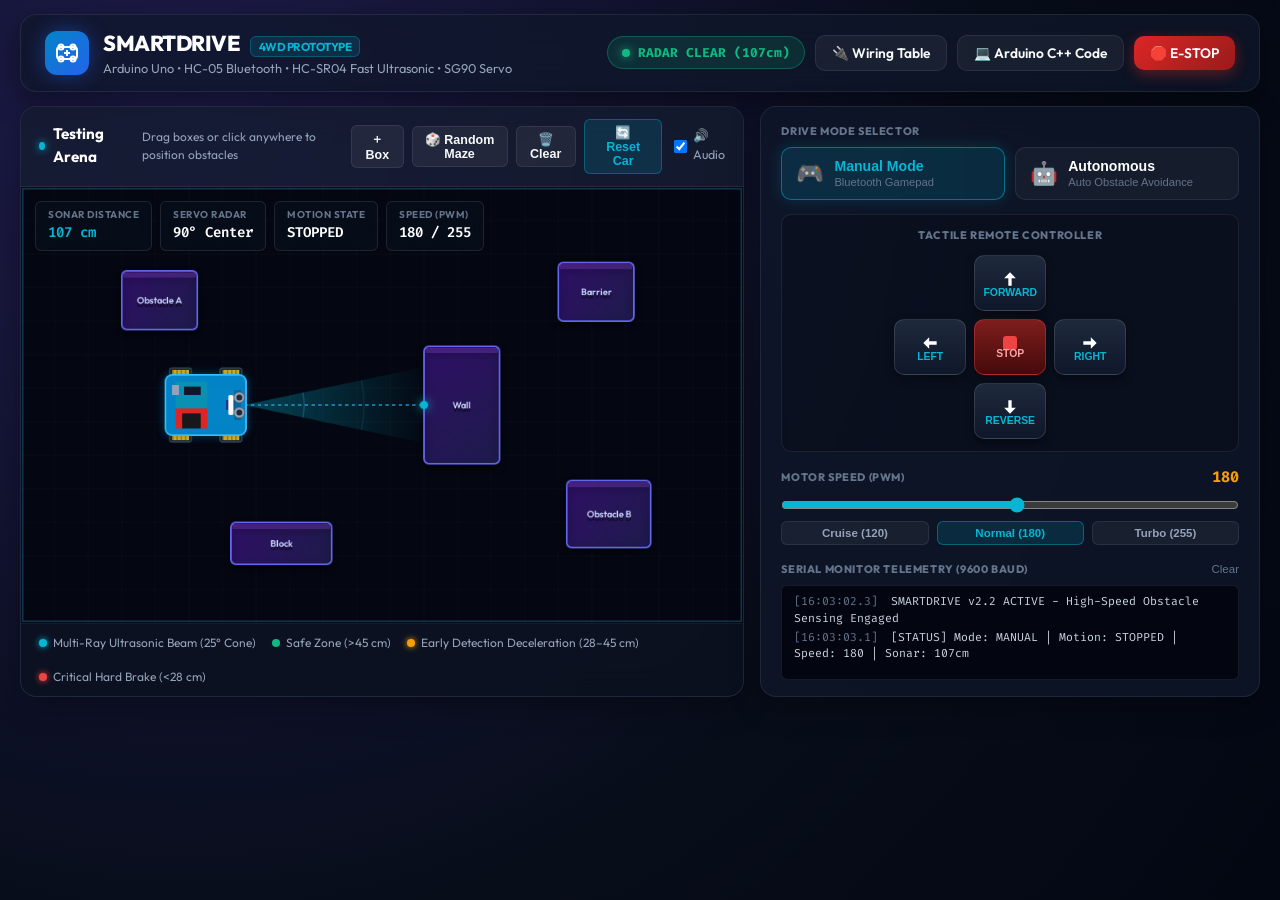
<file: index.html>
<!DOCTYPE html>
<html lang="en">
<head>
  <meta charset="UTF-8">
  <meta name="viewport" content="width=device-width, initial-scale=1.0">
  <title>SMARTDRIVE - Autonomous 4WD Robot Car Simulator</title>
  <link rel="preconnect" href="https://fonts.googleapis.com">
  <link rel="preconnect" href="https://fonts.gstatic.com" crossorigin>
  <link href="https://fonts.googleapis.com/css2?family=Fira+Code:wght@500;600&family=Outfit:wght@400;500;600;700;800&display=swap" rel="stylesheet">
  <link rel="stylesheet" href="style.css">
</head>
<body>
  <div class="cockpit-container">
    
    <!-- TOP HEADER BAR -->
    <header class="cockpit-header">
      <div class="brand-group">
        <div class="brand-icon">
          <svg viewBox="0 0 24 24" fill="none" stroke="currentColor" stroke-width="2">
            <rect x="2" y="6" width="20" height="12" rx="3"></rect>
            <circle cx="6" cy="18" r="2.5"></circle>
            <circle cx="18" cy="18" r="2.5"></circle>
            <circle cx="6" cy="6" r="2.5"></circle>
            <circle cx="18" cy="6" r="2.5"></circle>
            <path d="M12 9v6m-3-3h6"></path>
          </svg>
        </div>
        <div>
          <h1 class="brand-title">SMARTDRIVE <span>4WD PROTOTYPE</span></h1>
          <p class="brand-meta">Arduino Uno • HC-05 Bluetooth • HC-SR04 Fast Ultrasonic • SG90 Servo</p>
        </div>
      </div>

      <!-- Quick Action Badges & Info Modals -->
      <div class="header-actions">
        <div class="status-pill safe" id="radarPill">
          <span class="pulse-dot"></span>
          <span id="radarPillText">RADAR: CLEAR (>50cm)</span>
        </div>
        <button class="nav-btn outline" id="btnOpenWiring">🔌 Wiring Table</button>
        <button class="nav-btn outline" id="btnOpenCode">💻 Arduino C++ Code</button>
        <button class="nav-btn emergency" id="btnEmergencyStop">🛑 E-STOP</button>
      </div>
    </header>

    <!-- MAIN COCKPIT GRID -->
    <main class="cockpit-grid">
      
      <!-- LEFT: ROBOTICS ARENA & HUD -->
      <section class="arena-section glass-card">
        <div class="section-toolbar">
          <div class="toolbar-title">
            <span class="indicator-led"></span>
            <strong>Testing Arena</strong>
            <small>Drag boxes or click anywhere to position obstacles</small>
          </div>
          <div class="toolbar-btns">
            <button class="pill-btn" id="btnAddBox">＋ Box</button>
            <button class="pill-btn" id="btnRandomMaze">🎲 Random Maze</button>
            <button class="pill-btn" id="btnClearObs">🗑️ Clear</button>
            <button class="pill-btn highlight" id="btnResetCar">🔄 Reset Car</button>
            <label class="audio-switch" title="Toggle Sound">
              <input type="checkbox" id="chkSound" checked>
              <span>🔊 Audio</span>
            </label>
          </div>
        </div>

        <div class="canvas-viewport">
          <canvas id="arenaCanvas" width="860" height="520"></canvas>
          
          <!-- Modern Floating Telemetry HUD -->
          <div class="hud-overlay">
            <div class="hud-badge">
              <span class="hud-label">SONAR DISTANCE</span>
              <span class="hud-value highlight" id="hudDistance">-- cm</span>
            </div>
            <div class="hud-badge">
              <span class="hud-label">SERVO RADAR</span>
              <span class="hud-value" id="hudServoAngle">90° Center</span>
            </div>
            <div class="hud-badge">
              <span class="hud-label">MOTION STATE</span>
              <span class="hud-value" id="hudMotion">STOPPED</span>
            </div>
            <div class="hud-badge">
              <span class="hud-label">SPEED (PWM)</span>
              <span class="hud-value" id="hudPwm">180 / 255</span>
            </div>
          </div>
        </div>

        <div class="arena-footer">
          <div class="legend-chip"><span class="chip-dot cyan"></span> Multi-Ray Ultrasonic Beam (25° Cone)</div>
          <div class="legend-chip"><span class="chip-dot green"></span> Safe Zone (&gt;45 cm)</div>
          <div class="legend-chip"><span class="chip-dot amber"></span> Early Detection Deceleration (28–45 cm)</div>
          <div class="legend-chip"><span class="chip-dot red"></span> Critical Hard Brake (&lt;28 cm)</div>
        </div>
      </section>

      <!-- RIGHT: CONTROLLER & SENSING TELEMETRY -->
      <aside class="control-section glass-card">
        
        <!-- Mode Switcher -->
        <div class="control-group">
          <span class="group-label">DRIVE MODE SELECTOR</span>
          <div class="mode-toggle-grid">
            <button class="mode-btn active" id="btnModeManual" data-cmd="M">
              <span class="mode-icon">🎮</span>
              <div>
                <strong>Manual Mode</strong>
                <small>Bluetooth Gamepad</small>
              </div>
            </button>
            <button class="mode-btn" id="btnModeAuto" data-cmd="A">
              <span class="mode-icon">🤖</span>
              <div>
                <strong>Autonomous</strong>
                <small>Auto Obstacle Avoidance</small>
              </div>
            </button>
          </div>
        </div>

        <!-- Directional Gamepad -->
        <div class="control-group gamepad-group">
          <span class="group-label">TACTILE REMOTE CONTROLLER</span>
          <div class="gamepad-grid">
            <div></div>
            <button class="pad-btn up" id="padF" data-cmd="F" title="Forward (W / Up)">
              <svg viewBox="0 0 24 24"><path d="M12 4l-7 7h5v9h4v-9h5z"/></svg>
              <span>FORWARD</span>
            </button>
            <div></div>

            <button class="pad-btn left" id="padL" data-cmd="L" title="Left (A / Left)">
              <svg viewBox="0 0 24 24"><path d="M4 12l7-7v5h9v4h-9v5z"/></svg>
              <span>LEFT</span>
            </button>
            <button class="pad-btn stop" id="padS" data-cmd="S" title="Stop (Space / S)">
              <div class="stop-glyph"></div>
              <span>STOP</span>
            </button>
            <button class="pad-btn right" id="padR" data-cmd="R" title="Right (D / Right)">
              <svg viewBox="0 0 24 24"><path d="M20 12l-7-7v5H4v4h9v5z"/></svg>
              <span>RIGHT</span>
            </button>

            <div></div>
            <button class="pad-btn down" id="padB" data-cmd="B" title="Backward (S / Down)">
              <svg viewBox="0 0 24 24"><path d="M12 20l7-7h-5V4h-4v9H5z"/></svg>
              <span>REVERSE</span>
            </button>
            <div></div>
          </div>
        </div>

        <!-- Speed Modulation -->
        <div class="control-group">
          <div class="slider-header">
            <span class="group-label">MOTOR SPEED (PWM)</span>
            <span class="speed-number" id="speedNum">180</span>
          </div>
          <input type="range" min="100" max="255" value="180" id="speedSlider" class="tech-slider">
          <div class="preset-row">
            <button class="preset-chip" data-speed="120">Cruise (120)</button>
            <button class="preset-chip active" data-speed="180">Normal (180)</button>
            <button class="preset-chip" data-speed="255">Turbo (255)</button>
          </div>
        </div>

        <!-- Live Diagnostics Log -->
        <div class="control-group log-group">
          <div class="log-header">
            <span class="group-label">SERIAL MONITOR TELEMETRY (9600 BAUD)</span>
            <button class="clear-btn" id="btnClearLog">Clear</button>
          </div>
          <div class="log-stream" id="logStream"></div>
        </div>

      </aside>
    </main>

    <!-- MODAL: CIRCUIT & WIRING TABLE -->
    <div class="modal-backdrop" id="modalWiring">
      <div class="modal-box">
        <div class="modal-header">
          <h3>⚡ Pin-by-Pin Hardware Wiring Specification</h3>
          <button class="close-btn" id="btnCloseWiring">✕</button>
        </div>
        <div class="modal-body">
          <table class="clean-table">
            <thead>
              <tr>
                <th>Component</th>
                <th>Pin</th>
                <th>Arduino Uno Pin</th>
                <th>Color</th>
                <th>Engineering Purpose</th>
              </tr>
            </thead>
            <tbody>
              <tr><td>L298N Driver</td><td><strong>ENA</strong></td><td><strong>D5</strong> (PWM)</td><td>Blue</td><td>Speed PWM (Left Motors). Remove black jumper.</td></tr>
              <tr><td>L298N Driver</td><td><strong>IN1</strong></td><td><strong>D4</strong></td><td>Yellow</td><td>Left Motors forward phase.</td></tr>
              <tr><td>L298N Driver</td><td><strong>IN2</strong></td><td><strong>D7</strong></td><td>Orange</td><td>Left Motors reverse phase.</td></tr>
              <tr><td>L298N Driver</td><td><strong>IN3</strong></td><td><strong>D8</strong></td><td>Green</td><td>Right Motors forward phase.</td></tr>
              <tr><td>L298N Driver</td><td><strong>IN4</strong></td><td><strong>D12</strong></td><td>Purple</td><td>Right Motors reverse phase.</td></tr>
              <tr><td>L298N Driver</td><td><strong>ENB</strong></td><td><strong>D6</strong> (PWM)</td><td>White</td><td>Speed PWM (Right Motors). Remove black jumper.</td></tr>
              <tr><td>L298N Driver</td><td><strong>+12V</strong></td><td><strong>Battery (+)</strong></td><td>Red</td><td>Connect to 7.4V (2x 18650) switch output.</td></tr>
              <tr><td>L298N Driver</td><td><strong>GND</strong></td><td><strong>Battery (-) & GND</strong></td><td>Black</td><td><strong>CRITICAL: Common Ground!</strong></td></tr>
              <tr><td>HC-05 Bluetooth</td><td><strong>VCC / GND</strong></td><td><strong>5V / GND</strong></td><td>Red / Black</td><td>Core Bluetooth power.</td></tr>
              <tr><td>HC-05 Bluetooth</td><td><strong>TXD</strong></td><td><strong>D2</strong> (RX)</td><td>Green</td><td>3.3V TX safely accepted by Arduino 5V input.</td></tr>
              <tr><td>HC-05 Bluetooth</td><td><strong>RXD</strong></td><td><strong>D3 via Divider</strong></td><td>Orange</td><td><strong>1kΩ / 2kΩ Divider:</strong> Converts 5V down to safe 3.3V.</td></tr>
              <tr><td>HC-SR04 Sensor</td><td><strong>TRIG</strong></td><td><strong>A0</strong></td><td>Yellow</td><td>10µs ultrasonic burst trigger output.</td></tr>
              <tr><td>HC-SR04 Sensor</td><td><strong>ECHO</strong></td><td><strong>A1</strong></td><td>Cyan</td><td>Echo travel duration input.</td></tr>
              <tr><td>SG90 Servo</td><td><strong>Signal</strong></td><td><strong>D9</strong> (PWM)</td><td>Orange</td><td>50Hz PWM position sweep signal.</td></tr>
            </tbody>
          </table>
        </div>
      </div>
    </div>

    <!-- MODAL: ARDUINO C++ CODE -->
    <div class="modal-backdrop" id="modalCode">
      <div class="modal-box">
        <div class="modal-header">
          <div>
            <h3>💻 SMARTDRIVE.ino Production Firmware</h3>
            <span class="modal-subtitle">Ready to upload via Arduino IDE</span>
          </div>
          <div class="modal-header-actions">
            <button class="copy-code-btn" id="btnCopyCode">📋 Copy Full Code</button>
            <button class="close-btn" id="btnCloseCode">✕</button>
          </div>
        </div>
        <div class="modal-body">
          <pre class="code-block"><code id="codeViewer"></code></pre>
        </div>
      </div>
    </div>

  </div>

  <script src="arduino_source.js"></script>
  <script src="simulator.js"></script>
  <script src="firmware_sim.js"></script>
  <script src="app.js"></script>
</body>
</html>
</file>
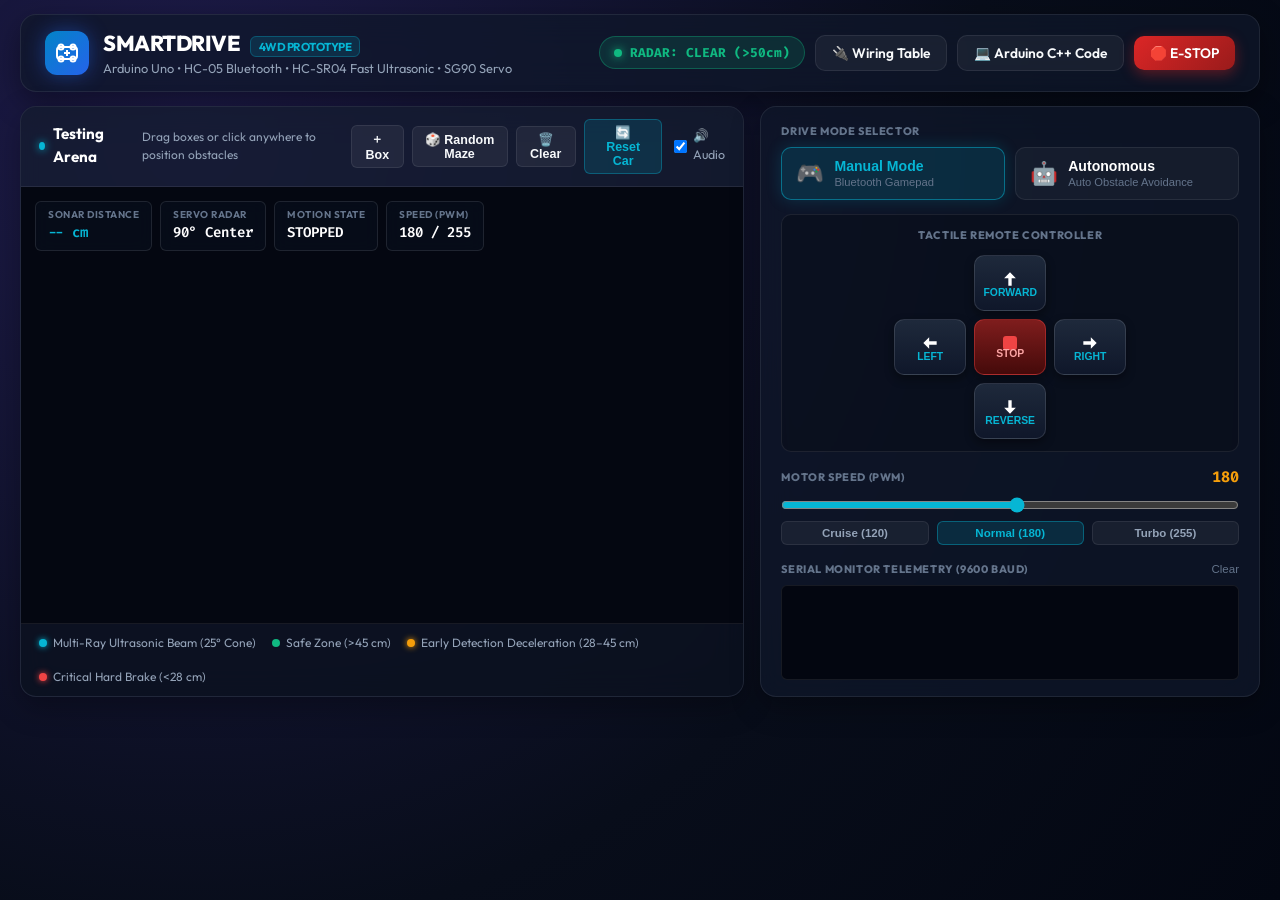
<file: smartdrive_portable.html>
<!DOCTYPE html>
<html lang="en">
<head>
  <meta charset="UTF-8">
  <meta name="viewport" content="width=device-width, initial-scale=1.0">
  <title>SMARTDRIVE - Autonomous 4WD Robot Car Simulator</title>
  <link rel="preconnect" href="https://fonts.googleapis.com">
  <link rel="preconnect" href="https://fonts.gstatic.com" crossorigin>
  <link href="https://fonts.googleapis.com/css2?family=Fira+Code:wght@500;600&family=Outfit:wght@400;500;600;700;800&display=swap" rel="stylesheet">
  <style>
/* ==============================================================================
   SMARTDRIVE ROBOTICS COCKPIT - STREAMLINED MODERN DESIGN SYSTEM
   ============================================================================== */

:root {
  --bg-deep: #080d1a;
  --bg-card: rgba(15, 23, 42, 0.75);
  --border-card: rgba(255, 255, 255, 0.08);
  --border-cyan: rgba(6, 182, 212, 0.35);

  --text-main: #f8fafc;
  --text-muted: #94a3b8;
  --text-dim: #64748b;

  --cyan: #06b6d4;
  --sky: #38bdf8;
  --blue: #3b82f6;
  --green: #10b981;
  --amber: #f59e0b;
  --red: #ef4444;
  --purple: #8b5cf6;

  --font-sans: 'Outfit', sans-serif;
  --font-mono: 'Fira Code', monospace;
  --radius-lg: 16px;
  --radius-md: 10px;
  --radius-sm: 6px;
}

* {
  box-sizing: border-box;
  margin: 0;
  padding: 0;
}

body {
  font-family: var(--font-sans);
  background: radial-gradient(circle at 15% 15%, #1e1b4b 0%, #080d1a 60%, #030712 100%);
  color: var(--text-main);
  min-height: 100vh;
  line-height: 1.5;
  overflow-x: hidden;
}

.cockpit-container {
  max-width: 1520px;
  margin: 0 auto;
  padding: 14px 20px;
  display: flex;
  flex-direction: column;
  gap: 14px;
}

/* TOP HEADER */
.cockpit-header {
  display: flex;
  justify-content: space-between;
  align-items: center;
  background: var(--bg-card);
  backdrop-filter: blur(16px);
  border: 1px solid var(--border-card);
  border-radius: var(--radius-lg);
  padding: 12px 24px;
  box-shadow: 0 10px 30px rgba(0, 0, 0, 0.4);
}

.brand-group {
  display: flex;
  align-items: center;
  gap: 14px;
}

.brand-icon {
  width: 44px;
  height: 44px;
  border-radius: 12px;
  background: linear-gradient(135deg, #0284c7, #2563eb);
  display: flex;
  align-items: center;
  justify-content: center;
  box-shadow: 0 0 20px rgba(37, 99, 235, 0.45);
}
.brand-icon svg {
  width: 24px;
  height: 24px;
  color: #fff;
}

.brand-title {
  font-size: 1.35rem;
  font-weight: 800;
  letter-spacing: -0.5px;
  color: #fff;
}
.brand-title span {
  font-size: 0.72rem;
  font-weight: 700;
  color: var(--cyan);
  background: rgba(6, 182, 212, 0.15);
  border: 1px solid rgba(6, 182, 212, 0.3);
  padding: 2px 8px;
  border-radius: 6px;
  margin-left: 6px;
}

.brand-meta {
  font-size: 0.8rem;
  color: var(--text-muted);
}

.header-actions {
  display: flex;
  align-items: center;
  gap: 10px;
}

.status-pill {
  display: inline-flex;
  align-items: center;
  gap: 8px;
  padding: 6px 14px;
  border-radius: 30px;
  font-size: 0.8rem;
  font-weight: 700;
  font-family: var(--font-mono);
  border: 1px solid transparent;
  transition: all 0.2s ease;
}
.status-pill.safe {
  background: rgba(16, 185, 129, 0.15);
  color: var(--green);
  border-color: rgba(16, 185, 129, 0.35);
}
.status-pill.warning {
  background: rgba(245, 158, 11, 0.15);
  color: var(--amber);
  border-color: rgba(245, 158, 11, 0.35);
}
.status-pill.danger {
  background: rgba(239, 68, 68, 0.15);
  color: var(--red);
  border-color: rgba(239, 68, 68, 0.35);
}

.pulse-dot {
  width: 8px;
  height: 8px;
  border-radius: 50%;
  background: currentColor;
  box-shadow: 0 0 10px currentColor;
}

.nav-btn {
  padding: 8px 16px;
  border-radius: var(--radius-md);
  font-family: var(--font-sans);
  font-size: 0.86rem;
  font-weight: 600;
  cursor: pointer;
  transition: all 0.15s ease;
}
.nav-btn.outline {
  background: rgba(255, 255, 255, 0.05);
  border: 1px solid var(--border-card);
  color: var(--text-main);
}
.nav-btn.outline:hover {
  background: rgba(255, 255, 255, 0.12);
  border-color: rgba(255, 255, 255, 0.25);
}
.nav-btn.emergency {
  background: linear-gradient(135deg, #dc2626, #991b1b);
  border: none;
  color: #fff;
  box-shadow: 0 4px 14px rgba(220, 38, 38, 0.4);
}
.nav-btn.emergency:hover {
  transform: scale(1.02);
  box-shadow: 0 0 20px rgba(239, 68, 68, 0.6);
}

/* MAIN GRID LAYOUT */
.cockpit-grid {
  display: grid;
  grid-template-columns: 1.45fr 1fr;
  gap: 16px;
}

.glass-card {
  background: var(--bg-card);
  backdrop-filter: blur(16px);
  border: 1px solid var(--border-card);
  border-radius: var(--radius-lg);
  box-shadow: 0 10px 30px rgba(0, 0, 0, 0.3);
  overflow: hidden;
}

/* ARENA SECTION */
.arena-section {
  display: flex;
  flex-direction: column;
}

.section-toolbar {
  display: flex;
  justify-content: space-between;
  align-items: center;
  padding: 12px 18px;
  border-bottom: 1px solid var(--border-card);
  background: rgba(255, 255, 255, 0.015);
}
.toolbar-title {
  display: flex;
  align-items: center;
  gap: 8px;
}
.indicator-led {
  width: 8px;
  height: 8px;
  border-radius: 50%;
  background: var(--cyan);
  box-shadow: 0 0 8px var(--cyan);
}
.toolbar-title strong {
  font-size: 0.95rem;
  color: #fff;
}
.toolbar-title small {
  font-size: 0.75rem;
  color: var(--text-muted);
  margin-left: 6px;
}

.toolbar-btns {
  display: flex;
  align-items: center;
  gap: 8px;
}

.pill-btn {
  background: rgba(255, 255, 255, 0.06);
  border: 1px solid var(--border-card);
  color: var(--text-main);
  padding: 5px 12px;
  border-radius: 6px;
  font-size: 0.78rem;
  font-weight: 600;
  cursor: pointer;
  transition: all 0.15s ease;
}
.pill-btn:hover {
  background: rgba(255, 255, 255, 0.14);
  border-color: rgba(255, 255, 255, 0.25);
}
.pill-btn.highlight {
  background: rgba(6, 182, 212, 0.15);
  color: var(--cyan);
  border-color: rgba(6, 182, 212, 0.35);
}

.audio-switch {
  display: flex;
  align-items: center;
  gap: 6px;
  font-size: 0.78rem;
  color: var(--text-muted);
  cursor: pointer;
  margin-left: 4px;
}

.canvas-viewport {
  position: relative;
  background: #040711;
  display: flex;
  justify-content: center;
  align-items: center;
  border-bottom: 1px solid var(--border-card);
}

#arenaCanvas {
  display: block;
  max-width: 100%;
  height: auto;
  cursor: crosshair;
}

/* FLOATING HUD OVERLAY */
.hud-overlay {
  position: absolute;
  top: 14px;
  left: 14px;
  display: flex;
  gap: 8px;
  pointer-events: none;
}
.hud-badge {
  background: rgba(8, 13, 26, 0.85);
  backdrop-filter: blur(8px);
  border: 1px solid rgba(255, 255, 255, 0.1);
  padding: 6px 12px;
  border-radius: var(--radius-sm);
  display: flex;
  flex-direction: column;
}
.hud-label {
  font-size: 0.62rem;
  font-weight: 700;
  color: var(--text-dim);
  letter-spacing: 0.5px;
}
.hud-value {
  font-family: var(--font-mono);
  font-size: 0.88rem;
  font-weight: 600;
  color: #fff;
}
.hud-value.highlight {
  color: var(--cyan);
}

.arena-footer {
  display: flex;
  flex-wrap: wrap;
  gap: 16px;
  padding: 10px 18px;
  background: rgba(0, 0, 0, 0.2);
  font-size: 0.75rem;
  color: var(--text-muted);
}
.legend-chip {
  display: flex;
  align-items: center;
  gap: 6px;
}
.chip-dot {
  width: 8px;
  height: 8px;
  border-radius: 50%;
}
.chip-dot.cyan { background: var(--cyan); box-shadow: 0 0 6px var(--cyan); }
.chip-dot.green { background: var(--green); }
.chip-dot.amber { background: var(--amber); box-shadow: 0 0 6px var(--amber); }
.chip-dot.red { background: var(--red); box-shadow: 0 0 6px var(--red); }

/* CONTROL SECTION */
.control-section {
  display: flex;
  flex-direction: column;
  padding: 16px 20px;
  gap: 14px;
}

.control-group {
  display: flex;
  flex-direction: column;
  gap: 8px;
}
.group-label {
  font-size: 0.68rem;
  font-weight: 800;
  letter-spacing: 0.6px;
  color: var(--text-dim);
}

/* MODE TOGGLE */
.mode-toggle-grid {
  display: grid;
  grid-template-columns: 1fr 1fr;
  gap: 10px;
}
.mode-btn {
  display: flex;
  align-items: center;
  gap: 10px;
  padding: 10px 14px;
  background: rgba(255, 255, 255, 0.04);
  border: 1px solid var(--border-card);
  border-radius: var(--radius-md);
  color: var(--text-muted);
  cursor: pointer;
  text-align: left;
  transition: all 0.2s ease;
}
.mode-btn .mode-icon {
  font-size: 1.4rem;
}
.mode-btn strong {
  display: block;
  font-size: 0.88rem;
  color: #fff;
}
.mode-btn small {
  font-size: 0.7rem;
  color: var(--text-dim);
}
.mode-btn.active {
  background: rgba(6, 182, 212, 0.15);
  border-color: rgba(6, 182, 212, 0.5);
  box-shadow: 0 0 16px rgba(6, 182, 212, 0.2);
}
.mode-btn.active strong {
  color: var(--cyan);
}

/* GAMEPAD */
.gamepad-group {
  align-items: center;
  background: rgba(0, 0, 0, 0.2);
  padding: 12px;
  border-radius: var(--radius-md);
  border: 1px solid var(--border-card);
}
.gamepad-grid {
  display: grid;
  grid-template-columns: repeat(3, 72px);
  grid-template-rows: repeat(3, 56px);
  gap: 8px;
  margin-top: 4px;
}

.pad-btn {
  background: linear-gradient(180deg, #1e293b, #0f172a);
  border: 1px solid rgba(255, 255, 255, 0.12);
  border-radius: 10px;
  color: #fff;
  cursor: pointer;
  display: flex;
  flex-direction: column;
  align-items: center;
  justify-content: center;
  transition: all 0.12s ease;
  box-shadow: 0 4px 10px rgba(0, 0, 0, 0.4);
}
.pad-btn svg {
  width: 20px;
  height: 20px;
  fill: currentColor;
}
.pad-btn span {
  font-size: 0.65rem;
  font-weight: 700;
  color: var(--cyan);
  margin-top: -2px;
}
.pad-btn:hover {
  background: linear-gradient(180deg, #334155, #1e293b);
  border-color: var(--cyan);
  transform: translateY(-2px);
  box-shadow: 0 0 12px rgba(6, 182, 212, 0.35);
}
.pad-btn:active, .pad-btn.pressed {
  transform: translateY(1px);
  background: #0284c7;
  border-color: #38bdf8;
  box-shadow: 0 0 18px rgba(56, 189, 248, 0.6);
}

.pad-btn.stop {
  background: linear-gradient(180deg, #7f1d1d, #450a0a);
  border-color: rgba(239, 68, 68, 0.4);
}
.pad-btn.stop .stop-glyph {
  width: 14px;
  height: 14px;
  background: var(--red);
  border-radius: 3px;
}
.pad-btn.stop span {
  color: #fca5a5;
}
.pad-btn.stop:hover {
  background: linear-gradient(180deg, #991b1b, #7f1d1d);
  box-shadow: 0 0 16px rgba(239, 68, 68, 0.5);
}

/* SPEED SLIDER */
.slider-header {
  display: flex;
  justify-content: space-between;
  align-items: center;
}
.speed-number {
  font-family: var(--font-mono);
  font-weight: 700;
  font-size: 0.95rem;
  color: var(--amber);
}

.tech-slider {
  width: 100%;
  accent-color: var(--cyan);
  cursor: pointer;
}

.preset-row {
  display: flex;
  gap: 8px;
}
.preset-chip {
  flex: 1;
  background: rgba(255, 255, 255, 0.05);
  border: 1px solid var(--border-card);
  color: var(--text-muted);
  padding: 5px 8px;
  border-radius: 6px;
  font-size: 0.72rem;
  font-weight: 600;
  cursor: pointer;
  transition: all 0.15s ease;
}
.preset-chip:hover {
  background: rgba(255, 255, 255, 0.12);
  color: #fff;
}
.preset-chip.active {
  background: rgba(6, 182, 212, 0.15);
  color: var(--cyan);
  border-color: rgba(6, 182, 212, 0.4);
}

/* LOG STREAM */
.log-group {
  margin-top: auto;
}
.log-header {
  display: flex;
  justify-content: space-between;
  align-items: center;
}
.clear-btn {
  background: none;
  border: none;
  color: var(--text-dim);
  font-size: 0.72rem;
  cursor: pointer;
}
.clear-btn:hover { color: #fff; }

.log-stream {
  height: 95px;
  overflow-y: auto;
  background: #030610;
  border: 1px solid var(--border-card);
  border-radius: var(--radius-sm);
  padding: 8px 12px;
  font-family: var(--font-mono);
  font-size: 0.72rem;
  line-height: 1.45;
  color: #cbd5e1;
}
.log-line { margin-bottom: 2px; }
.log-line .t { color: #64748b; margin-right: 6px; }
.log-line.cmd { color: var(--cyan); }
.log-line.alert { color: var(--red); font-weight: 600; }
.log-line.auto { color: #c084fc; }

/* MODALS */
.modal-backdrop {
  display: none;
  position: fixed;
  inset: 0;
  background: rgba(0, 0, 0, 0.75);
  backdrop-filter: blur(10px);
  z-index: 1000;
  align-items: center;
  justify-content: center;
  padding: 20px;
}
.modal-backdrop.open {
  display: flex;
}

.modal-box {
  background: #0b1120;
  border: 1px solid rgba(255, 255, 255, 0.12);
  border-radius: var(--radius-lg);
  max-width: 860px;
  width: 100%;
  max-height: 85vh;
  display: flex;
  flex-direction: column;
  overflow: hidden;
  box-shadow: 0 20px 50px rgba(0, 0, 0, 0.6);
}

.modal-header {
  display: flex;
  justify-content: space-between;
  align-items: center;
  padding: 16px 22px;
  border-bottom: 1px solid var(--border-card);
  background: rgba(255, 255, 255, 0.02);
}
.modal-header h3 {
  font-size: 1.15rem;
  color: #fff;
}
.modal-subtitle {
  font-size: 0.75rem;
  color: var(--text-dim);
}
.modal-header-actions {
  display: flex;
  align-items: center;
  gap: 10px;
}

.close-btn {
  background: rgba(255, 255, 255, 0.08);
  border: none;
  color: #fff;
  width: 32px;
  height: 32px;
  border-radius: 8px;
  cursor: pointer;
  display: flex;
  align-items: center;
  justify-content: center;
}
.close-btn:hover { background: rgba(255, 255, 255, 0.2); }

.copy-code-btn {
  background: linear-gradient(135deg, #0284c7, #2563eb);
  border: none;
  color: #fff;
  padding: 6px 14px;
  border-radius: 8px;
  font-size: 0.8rem;
  font-weight: 600;
  cursor: pointer;
}

.modal-body {
  padding: 20px 24px;
  overflow-y: auto;
}

.clean-table {
  width: 100%;
  border-collapse: collapse;
  font-size: 0.85rem;
}
.clean-table th {
  background: rgba(255, 255, 255, 0.04);
  padding: 10px 14px;
  color: var(--sky);
  border-bottom: 2px solid rgba(255, 255, 255, 0.1);
  text-align: left;
}
.clean-table td {
  padding: 8px 14px;
  border-bottom: 1px solid var(--border-card);
  color: #e2e8f0;
}

.code-block {
  background: #030610;
  padding: 16px;
  border-radius: 8px;
  font-family: var(--font-mono);
  font-size: 0.8rem;
  color: #cbd5e1;
  line-height: 1.6;
  overflow-x: auto;
}

@media (max-width: 1100px) {
  .cockpit-grid {
    grid-template-columns: 1fr;
  }
}

</style>
</head>
<body>
  <div class="cockpit-container">
    
    <!-- TOP HEADER BAR -->
    <header class="cockpit-header">
      <div class="brand-group">
        <div class="brand-icon">
          <svg viewBox="0 0 24 24" fill="none" stroke="currentColor" stroke-width="2">
            <rect x="2" y="6" width="20" height="12" rx="3"></rect>
            <circle cx="6" cy="18" r="2.5"></circle>
            <circle cx="18" cy="18" r="2.5"></circle>
            <circle cx="6" cy="6" r="2.5"></circle>
            <circle cx="18" cy="6" r="2.5"></circle>
            <path d="M12 9v6m-3-3h6"></path>
          </svg>
        </div>
        <div>
          <h1 class="brand-title">SMARTDRIVE <span>4WD PROTOTYPE</span></h1>
          <p class="brand-meta">Arduino Uno • HC-05 Bluetooth • HC-SR04 Fast Ultrasonic • SG90 Servo</p>
        </div>
      </div>

      <!-- Quick Action Badges & Info Modals -->
      <div class="header-actions">
        <div class="status-pill safe" id="radarPill">
          <span class="pulse-dot"></span>
          <span id="radarPillText">RADAR: CLEAR (>50cm)</span>
        </div>
        <button class="nav-btn outline" id="btnOpenWiring">🔌 Wiring Table</button>
        <button class="nav-btn outline" id="btnOpenCode">💻 Arduino C++ Code</button>
        <button class="nav-btn emergency" id="btnEmergencyStop">🛑 E-STOP</button>
      </div>
    </header>

    <!-- MAIN COCKPIT GRID -->
    <main class="cockpit-grid">
      
      <!-- LEFT: ROBOTICS ARENA & HUD -->
      <section class="arena-section glass-card">
        <div class="section-toolbar">
          <div class="toolbar-title">
            <span class="indicator-led"></span>
            <strong>Testing Arena</strong>
            <small>Drag boxes or click anywhere to position obstacles</small>
          </div>
          <div class="toolbar-btns">
            <button class="pill-btn" id="btnAddBox">＋ Box</button>
            <button class="pill-btn" id="btnRandomMaze">🎲 Random Maze</button>
            <button class="pill-btn" id="btnClearObs">🗑️ Clear</button>
            <button class="pill-btn highlight" id="btnResetCar">🔄 Reset Car</button>
            <label class="audio-switch" title="Toggle Sound">
              <input type="checkbox" id="chkSound" checked>
              <span>🔊 Audio</span>
            </label>
          </div>
        </div>

        <div class="canvas-viewport">
          <canvas id="arenaCanvas" width="860" height="520"></canvas>
          
          <!-- Modern Floating Telemetry HUD -->
          <div class="hud-overlay">
            <div class="hud-badge">
              <span class="hud-label">SONAR DISTANCE</span>
              <span class="hud-value highlight" id="hudDistance">-- cm</span>
            </div>
            <div class="hud-badge">
              <span class="hud-label">SERVO RADAR</span>
              <span class="hud-value" id="hudServoAngle">90° Center</span>
            </div>
            <div class="hud-badge">
              <span class="hud-label">MOTION STATE</span>
              <span class="hud-value" id="hudMotion">STOPPED</span>
            </div>
            <div class="hud-badge">
              <span class="hud-label">SPEED (PWM)</span>
              <span class="hud-value" id="hudPwm">180 / 255</span>
            </div>
          </div>
        </div>

        <div class="arena-footer">
          <div class="legend-chip"><span class="chip-dot cyan"></span> Multi-Ray Ultrasonic Beam (25° Cone)</div>
          <div class="legend-chip"><span class="chip-dot green"></span> Safe Zone (&gt;45 cm)</div>
          <div class="legend-chip"><span class="chip-dot amber"></span> Early Detection Deceleration (28–45 cm)</div>
          <div class="legend-chip"><span class="chip-dot red"></span> Critical Hard Brake (&lt;28 cm)</div>
        </div>
      </section>

      <!-- RIGHT: CONTROLLER & SENSING TELEMETRY -->
      <aside class="control-section glass-card">
        
        <!-- Mode Switcher -->
        <div class="control-group">
          <span class="group-label">DRIVE MODE SELECTOR</span>
          <div class="mode-toggle-grid">
            <button class="mode-btn active" id="btnModeManual" data-cmd="M">
              <span class="mode-icon">🎮</span>
              <div>
                <strong>Manual Mode</strong>
                <small>Bluetooth Gamepad</small>
              </div>
            </button>
            <button class="mode-btn" id="btnModeAuto" data-cmd="A">
              <span class="mode-icon">🤖</span>
              <div>
                <strong>Autonomous</strong>
                <small>Auto Obstacle Avoidance</small>
              </div>
            </button>
          </div>
        </div>

        <!-- Directional Gamepad -->
        <div class="control-group gamepad-group">
          <span class="group-label">TACTILE REMOTE CONTROLLER</span>
          <div class="gamepad-grid">
            <div></div>
            <button class="pad-btn up" id="padF" data-cmd="F" title="Forward (W / Up)">
              <svg viewBox="0 0 24 24"><path d="M12 4l-7 7h5v9h4v-9h5z"/></svg>
              <span>FORWARD</span>
            </button>
            <div></div>

            <button class="pad-btn left" id="padL" data-cmd="L" title="Left (A / Left)">
              <svg viewBox="0 0 24 24"><path d="M4 12l7-7v5h9v4h-9v5z"/></svg>
              <span>LEFT</span>
            </button>
            <button class="pad-btn stop" id="padS" data-cmd="S" title="Stop (Space / S)">
              <div class="stop-glyph"></div>
              <span>STOP</span>
            </button>
            <button class="pad-btn right" id="padR" data-cmd="R" title="Right (D / Right)">
              <svg viewBox="0 0 24 24"><path d="M20 12l-7-7v5H4v4h9v5z"/></svg>
              <span>RIGHT</span>
            </button>

            <div></div>
            <button class="pad-btn down" id="padB" data-cmd="B" title="Backward (S / Down)">
              <svg viewBox="0 0 24 24"><path d="M12 20l7-7h-5V4h-4v9H5z"/></svg>
              <span>REVERSE</span>
            </button>
            <div></div>
          </div>
        </div>

        <!-- Speed Modulation -->
        <div class="control-group">
          <div class="slider-header">
            <span class="group-label">MOTOR SPEED (PWM)</span>
            <span class="speed-number" id="speedNum">180</span>
          </div>
          <input type="range" min="100" max="255" value="180" id="speedSlider" class="tech-slider">
          <div class="preset-row">
            <button class="preset-chip" data-speed="120">Cruise (120)</button>
            <button class="preset-chip active" data-speed="180">Normal (180)</button>
            <button class="preset-chip" data-speed="255">Turbo (255)</button>
          </div>
        </div>

        <!-- Live Diagnostics Log -->
        <div class="control-group log-group">
          <div class="log-header">
            <span class="group-label">SERIAL MONITOR TELEMETRY (9600 BAUD)</span>
            <button class="clear-btn" id="btnClearLog">Clear</button>
          </div>
          <div class="log-stream" id="logStream"></div>
        </div>

      </aside>
    </main>

    <!-- MODAL: CIRCUIT & WIRING TABLE -->
    <div class="modal-backdrop" id="modalWiring">
      <div class="modal-box">
        <div class="modal-header">
          <h3>⚡ Pin-by-Pin Hardware Wiring Specification</h3>
          <button class="close-btn" id="btnCloseWiring">✕</button>
        </div>
        <div class="modal-body">
          <table class="clean-table">
            <thead>
              <tr>
                <th>Component</th>
                <th>Pin</th>
                <th>Arduino Uno Pin</th>
                <th>Color</th>
                <th>Engineering Purpose</th>
              </tr>
            </thead>
            <tbody>
              <tr><td>L298N Driver</td><td><strong>ENA</strong></td><td><strong>D5</strong> (PWM)</td><td>Blue</td><td>Speed PWM (Left Motors). Remove black jumper.</td></tr>
              <tr><td>L298N Driver</td><td><strong>IN1</strong></td><td><strong>D4</strong></td><td>Yellow</td><td>Left Motors forward phase.</td></tr>
              <tr><td>L298N Driver</td><td><strong>IN2</strong></td><td><strong>D7</strong></td><td>Orange</td><td>Left Motors reverse phase.</td></tr>
              <tr><td>L298N Driver</td><td><strong>IN3</strong></td><td><strong>D8</strong></td><td>Green</td><td>Right Motors forward phase.</td></tr>
              <tr><td>L298N Driver</td><td><strong>IN4</strong></td><td><strong>D12</strong></td><td>Purple</td><td>Right Motors reverse phase.</td></tr>
              <tr><td>L298N Driver</td><td><strong>ENB</strong></td><td><strong>D6</strong> (PWM)</td><td>White</td><td>Speed PWM (Right Motors). Remove black jumper.</td></tr>
              <tr><td>L298N Driver</td><td><strong>+12V</strong></td><td><strong>Battery (+)</strong></td><td>Red</td><td>Connect to 7.4V (2x 18650) switch output.</td></tr>
              <tr><td>L298N Driver</td><td><strong>GND</strong></td><td><strong>Battery (-) & GND</strong></td><td>Black</td><td><strong>CRITICAL: Common Ground!</strong></td></tr>
              <tr><td>HC-05 Bluetooth</td><td><strong>VCC / GND</strong></td><td><strong>5V / GND</strong></td><td>Red / Black</td><td>Core Bluetooth power.</td></tr>
              <tr><td>HC-05 Bluetooth</td><td><strong>TXD</strong></td><td><strong>D2</strong> (RX)</td><td>Green</td><td>3.3V TX safely accepted by Arduino 5V input.</td></tr>
              <tr><td>HC-05 Bluetooth</td><td><strong>RXD</strong></td><td><strong>D3 via Divider</strong></td><td>Orange</td><td><strong>1kΩ / 2kΩ Divider:</strong> Converts 5V down to safe 3.3V.</td></tr>
              <tr><td>HC-SR04 Sensor</td><td><strong>TRIG</strong></td><td><strong>A0</strong></td><td>Yellow</td><td>10µs ultrasonic burst trigger output.</td></tr>
              <tr><td>HC-SR04 Sensor</td><td><strong>ECHO</strong></td><td><strong>A1</strong></td><td>Cyan</td><td>Echo travel duration input.</td></tr>
              <tr><td>SG90 Servo</td><td><strong>Signal</strong></td><td><strong>D9</strong> (PWM)</td><td>Orange</td><td>50Hz PWM position sweep signal.</td></tr>
            </tbody>
          </table>
        </div>
      </div>
    </div>

    <!-- MODAL: ARDUINO C++ CODE -->
    <div class="modal-backdrop" id="modalCode">
      <div class="modal-box">
        <div class="modal-header">
          <div>
            <h3>💻 SMARTDRIVE.ino Production Firmware</h3>
            <span class="modal-subtitle">Ready to upload via Arduino IDE</span>
          </div>
          <div class="modal-header-actions">
            <button class="copy-code-btn" id="btnCopyCode">📋 Copy Full Code</button>
            <button class="close-btn" id="btnCloseCode">✕</button>
          </div>
        </div>
        <div class="modal-body">
          <pre class="code-block"><code id="codeViewer"></code></pre>
        </div>
      </div>
    </div>

  </div>

  <script src="arduino_source.js"></script>
  <script src="simulator.js"></script>
  <script src="firmware_sim.js"></script>
  <script>
window.SMARTDRIVE_SOURCE_CODE = "/*\n  ==============================================================================\n  PROJECT: SMARTDRIVE - 4WD Bluetooth & Autonomous Obstacle-Avoiding Robot\n  TARGET MCU: Arduino Uno R3 (ATmega328P)\n  AUTHOR: Experienced Arduino Robotics Engineer & C/C++ Tutor\n  VERSION: 2.1.0 - Production Release with Failsafe Watchdog & Active Braking\n  ==============================================================================\n\n  HARDWARE PIN CONNECTIONS:\n  ------------------------------------------------------------------------------\n  L298N Motor Driver:\n    - ENA (Left Motor Speed PWM)   -> Digital Pin 5\n    - IN1 (Left Motor Dir A)       -> Digital Pin 4\n    - IN2 (Left Motor Dir B)       -> Digital Pin 7\n    - IN3 (Right Motor Dir A)      -> Digital Pin 8\n    - IN4 (Right Motor Dir B)      -> Digital Pin 12\n    - ENB (Right Motor Speed PWM)  -> Digital Pin 6\n\n  HC-05 Bluetooth Module:\n    - VCC                          -> 5V (from Arduino 5V pin or 5V rail)\n    - GND                          -> GND (Common Ground)\n    - TXD                          -> Digital Pin 2 (Arduino Software RX)\n    - RXD                          -> Digital Pin 3 (Arduino Software TX)\n                                      *IMPORTANT: Use Voltage Divider (5V -> 3.3V)\n                                      e.g., Arduino D3 -> 1k\u03a9 -> HC-05 RXD -> 2k\u03a9 -> GND\n\n  HC-SR04 Ultrasonic Distance Sensor:\n    - VCC                          -> 5V\n    - GND                          -> GND\n    - TRIG                         -> Analog Pin A0 (used as Digital Output)\n    - ECHO                         -> Analog Pin A1 (used as Digital Input)\n\n  SG90 Micro Servo Motor:\n    - Brown / Black                -> GND\n    - Red                          -> 5V (Servo power)\n    - Orange / Yellow (Signal)     -> Digital Pin 9 (PWM)\n  ==============================================================================\n*/\n\n#include <SoftwareSerial.h>\n#include <Servo.h>\n\n// ==============================================================================\n// 1. PIN DEFINITIONS\n// ==============================================================================\n// L298N Motor Driver Pins\nconst uint8_t PIN_ENA  = 5;   // PWM speed control: Left Motors\nconst uint8_t PIN_IN1  = 4;   // Direction: Left Motors forward/reverse\nconst uint8_t PIN_IN2  = 7;   // Direction: Left Motors forward/reverse\nconst uint8_t PIN_IN3  = 8;   // Direction: Right Motors forward/reverse\nconst uint8_t PIN_IN4  = 12;  // Direction: Right Motors forward/reverse\nconst uint8_t PIN_ENB  = 6;   // PWM speed control: Right Motors\n\n// HC-05 Bluetooth Pins (SoftwareSerial)\nconst uint8_t PIN_BT_RX = 2;  // Arduino receives from HC-05 TX\nconst uint8_t PIN_BT_TX = 3;  // Arduino sends to HC-05 RX (via voltage divider)\n\n// HC-SR04 Ultrasonic Distance Sensor Pins\nconst uint8_t PIN_TRIG  = A0; // Trigger pin (pulse transmitter)\nconst uint8_t PIN_ECHO  = A1; // Echo pin (pulse receiver)\n\n// SG90 Servo Signal Pin\nconst uint8_t PIN_SERVO = 9;  // Servo control PWM pin\n\n// Built-in Status LED\nconst uint8_t PIN_LED_STATUS = 13;\n\n// ==============================================================================\n// 2. CONFIGURATION PARAMETERS & CONSTANTS\n// ==============================================================================\n// Operating Speeds (0 to 255 PWM)\nconst uint8_t DEFAULT_SPEED   = 180;  // Balanced cruise speed\nconst uint8_t TURN_SPEED      = 200;  // Slightly higher torque for skid turns\nconst uint8_t MIN_SPEED       = 100;  // Minimum stall prevention threshold\nconst uint8_t MAX_SPEED       = 255;  // 100% full battery voltage\n\n// Obstacle Avoidance Thresholds (in centimeters)\nconst int DISTANCE_SAFE_THRESHOLD = 45; // Early obstacle warning & slow down (cm)\nconst int DISTANCE_CRITICAL_STOP  = 25; // Complete brake threshold (cm)\nconst int SENSOR_TIMEOUT_MICROS   = 25000; // ~4 meters max range timeout\n\n// Servo Calibration Angles (in degrees)\nconst int SERVO_CENTER = 90;   // Looking straight ahead\nconst int SERVO_LEFT   = 150;  // Looking towards the left\nconst int SERVO_RIGHT  = 30;   // Looking towards the right\nconst int SERVO_SWEEP_DELAY_MS = 200; // Snappy delay for servo to reach mechanical position\n\n// Bluetooth Watchdog / Connection Safety Timeout\nconst unsigned long BT_HEARTBEAT_TIMEOUT_MS = 1200; // Stop car if no command for 1.2s\n\n// Robot Operating Modes\nenum DriveMode {\n  MODE_MANUAL,     // Controlled via Bluetooth app ('M')\n  MODE_AUTONOMOUS  // Self-navigating obstacle avoidance ('A')\n};\n\n// Robot Motion States\nenum MotionState {\n  STATE_STOPPED,\n  STATE_FORWARD,\n  STATE_BACKWARD,\n  STATE_LEFT,\n  STATE_RIGHT\n};\n\n// ==============================================================================\n// 3. GLOBAL OBJECTS & VARIABLES\n// ==============================================================================\nSoftwareSerial btSerial(PIN_BT_RX, PIN_BT_TX); // RX, TX\nServo scannerServo;\n\nDriveMode currentMode = MODE_MANUAL;\nMotionState currentMotion = STATE_STOPPED;\nuint8_t currentSpeed = DEFAULT_SPEED;\n\nunsigned long lastCommandTime = 0;   // Watchdog timestamp for Bluetooth commands\nunsigned long lastTelemetryTime = 0; // Telemetry print interval\nunsigned long lastScanTime = 0;\n\n// Autonomous State Machine States\nenum AutoSubState {\n  AUTO_CRUISE,\n  AUTO_DETECTED_STOP,\n  AUTO_BACKUP,\n  AUTO_SCAN_SURROUNDINGS,\n  AUTO_DECIDE_AND_TURN\n};\nAutoSubState autoState = AUTO_CRUISE;\n\n// ==============================================================================\n// 4. FUNCTION PROTOTYPES\n// ==============================================================================\nvoid setupPins();\nvoid initPeripherals();\nvoid handleBluetoothInput();\nvoid executeAutonomousLogic();\nvoid checkWatchdogTimeout();\nvoid printTelemetry();\n\n// Motor Actuation Functions\nvoid setMotorSpeed(uint8_t leftSpeed, uint8_t rightSpeed);\nvoid moveForward();\nvoid moveBackward();\nvoid turnLeft();\nvoid turnRight();\nvoid stopMotors();\nvoid emergencyBrake();\n\n// Sensor & Servo Functions\nint measureDistanceCm();\nint getFilteredDistanceCm();\nvoid scanLeftRight(int &leftDist, int &rightDist);\n\n// ==============================================================================\n// 5. SETUP (Runs Once at Boot)\n// ==============================================================================\nvoid setup() {\n  // Initialize Hardware Serial for PC USB Debugging\n  Serial.begin(9600);\n  while (!Serial && millis() < 2000) {\n    ; // Wait briefly for USB Serial (safe on Uno)\n  }\n\n  // Initialize Software Serial for HC-05 Bluetooth\n  // Standard HC-05 default communication baud is 9600\n  btSerial.begin(9600);\n\n  // Configure Hardware Pins\n  setupPins();\n\n  // Attach and Center the Ultrasonic Servo\n  initPeripherals();\n\n  lastCommandTime = millis();\n\n  Serial.println(F(\"==================================================\"));\n  Serial.println(F(\"  SMARTDRIVE 4WD ROBOT FIRMWARE INITIALIZED      \"));\n  Serial.println(F(\"  Default Mode: MANUAL | Speed: 180 / 255        \"));\n  Serial.println(F(\"  Type '?' or send 'H' via Bluetooth for help.   \"));\n  Serial.println(F(\"==================================================\"));\n}\n\n// ==============================================================================\n// 6. MAIN LOOP (Repeats Continuously)\n// ==============================================================================\nvoid loop() {\n  // Process any incoming commands over Bluetooth or USB Serial\n  handleBluetoothInput();\n\n  // Mode-dependent execution\n  if (currentMode == MODE_AUTONOMOUS) {\n    executeAutonomousLogic();\n  } else {\n    // In Manual Mode: enforce failsafe watchdog\n    checkWatchdogTimeout();\n\n    // Active Braking Assist: If moving forward manually and obstacle gets dangerously close (<15cm)\n    if (currentMotion == STATE_FORWARD) {\n      int dist = measureDistanceCm();\n      if (dist > 0 && dist < DISTANCE_CRITICAL_STOP) {\n        Serial.println(F(\"[SAFETY] Front obstacle detected in manual mode! Active braking engaged.\"));\n        emergencyBrake();\n      }\n    }\n  }\n\n  // Periodic Serial Debug Telemetry (every 1000 ms)\n  if (millis() - lastTelemetryTime >= 1000) {\n    lastTelemetryTime = millis();\n    printTelemetry();\n  }\n}\n\n// ==============================================================================\n// 7. PIN & PERIPHERAL INITIALIZATION\n// ==============================================================================\nvoid setupPins() {\n  // Motor driver control pins\n  pinMode(PIN_ENA, OUTPUT);\n  pinMode(PIN_IN1, OUTPUT);\n  pinMode(PIN_IN2, OUTPUT);\n  pinMode(PIN_IN3, OUTPUT);\n  pinMode(PIN_IN4, OUTPUT);\n  pinMode(PIN_ENB, OUTPUT);\n\n  // Ultrasonic sensor pins\n  pinMode(PIN_TRIG, OUTPUT);\n  pinMode(PIN_ECHO, INPUT);\n  digitalWrite(PIN_TRIG, LOW); // Hold trigger LOW initially\n\n  // Status LED\n  pinMode(PIN_LED_STATUS, OUTPUT);\n  digitalWrite(PIN_LED_STATUS, LOW);\n\n  // Ensure motors start in complete stop\n  stopMotors();\n}\n\nvoid initPeripherals() {\n  scannerServo.attach(PIN_SERVO);\n  scannerServo.write(SERVO_CENTER); // Face center 90 degrees\n  delay(350); // Allow physical movement\n}\n\n// ==============================================================================\n// 8. BLUETOOTH & SERIAL COMMAND HANDLER\n// ==============================================================================\nvoid handleBluetoothInput() {\n  char cmd = 0;\n\n  // Read from Bluetooth Module\n  if (btSerial.available() > 0) {\n    cmd = (char)btSerial.read();\n  }\n  // Also accept commands from Arduino Serial Monitor for easy workbench testing!\n  else if (Serial.available() > 0) {\n    cmd = (char)Serial.read();\n  }\n\n  if (cmd == 0 || cmd == '\\r' || cmd == '\\n' || cmd == ' ') {\n    return; // Ignore empty / whitespace characters\n  }\n\n  // Update watchdog timestamp whenever valid input arrives\n  lastCommandTime = millis();\n\n  // Visual heartbeat on Pin 13 LED\n  digitalWrite(PIN_LED_STATUS, !digitalRead(PIN_LED_STATUS));\n\n  Serial.print(F(\"[COMMAND RECEIVED]: '\"));\n  Serial.print(cmd);\n  Serial.println(F(\"'\"));\n\n  switch (cmd) {\n    // Mode Selection Commands\n    case 'A':\n    case 'a':\n      currentMode = MODE_AUTONOMOUS;\n      autoState = AUTO_CRUISE;\n      scannerServo.write(SERVO_CENTER);\n      Serial.println(F(\">>> SWITCHED TO AUTONOMOUS AVOIDANCE MODE <<<\"));\n      btSerial.println(F(\"MODE: AUTONOMOUS\"));\n      break;\n\n    case 'M':\n    case 'm':\n      currentMode = MODE_MANUAL;\n      stopMotors();\n      scannerServo.write(SERVO_CENTER);\n      Serial.println(F(\">>> SWITCHED TO MANUAL BLUETOOTH MODE <<<\"));\n      btSerial.println(F(\"MODE: MANUAL\"));\n      break;\n\n    // Movement Commands (Only executed directly in MANUAL mode)\n    case 'F':\n    case 'f':\n      if (currentMode == MODE_MANUAL) moveForward();\n      break;\n\n    case 'B':\n    case 'b':\n      if (currentMode == MODE_MANUAL) moveBackward();\n      break;\n\n    case 'L':\n    case 'l':\n      if (currentMode == MODE_MANUAL) turnLeft();\n      break;\n\n    case 'R':\n    case 'r':\n      if (currentMode == MODE_MANUAL) turnRight();\n      break;\n\n    case 'S':\n    case 's':\n      stopMotors();\n      break;\n\n    // Emergency Stop\n    case 'E':\n    case 'e':\n      emergencyBrake();\n      currentMode = MODE_MANUAL; // Switch back to manual for safety\n      Serial.println(F(\"[ALERT] EMERGENCY STOP ENGAGED!\"));\n      btSerial.println(F(\"EMERGENCY STOP\"));\n      break;\n\n    // Speed Preset Controls: '0' to '9'\n    case '0': setSpeed(100); break;\n    case '1': setSpeed(120); break;\n    case '2': setSpeed(140); break;\n    case '3': setSpeed(160); break;\n    case '4': setSpeed(180); break;\n    case '5': setSpeed(200); break;\n    case '6': setSpeed(215); break;\n    case '7': setSpeed(230); break;\n    case '8': setSpeed(245); break;\n    case '9': setSpeed(255); break;\n\n    // Increment / Decrement Speed\n    case '+':\n      setSpeed(min((int)currentSpeed + 20, 255));\n      break;\n    case '-':\n      setSpeed(max((int)currentSpeed - 20, (int)MIN_SPEED));\n      break;\n\n    // Help menu\n    case '?':\n    case 'H':\n    case 'h':\n      printHelpMenu();\n      break;\n\n    default:\n      Serial.print(F(\"Unknown command: \"));\n      Serial.println(cmd);\n      break;\n  }\n}\n\nvoid setSpeed(uint8_t newSpeed) {\n  currentSpeed = constrain(newSpeed, MIN_SPEED, MAX_SPEED);\n  analogWrite(PIN_ENA, currentSpeed);\n  analogWrite(PIN_ENB, currentSpeed);\n  Serial.print(F(\"Motor Speed Adjusted: \"));\n  Serial.print(currentSpeed);\n  Serial.println(F(\" / 255\"));\n  btSerial.print(F(\"SPEED: \"));\n  btSerial.println(currentSpeed);\n}\n\n// ==============================================================================\n// 9. AUTONOMOUS OBSTACLE AVOIDANCE ENGINE\n// ==============================================================================\nvoid executeAutonomousLogic() {\n  // Ensure scanner faces front during cruising\n  scannerServo.write(SERVO_CENTER);\n\n  int frontDistance = getFilteredDistanceCm();\n\n  // Check if reading is valid and if an obstacle is closer than the safe threshold\n  if (frontDistance > 0 && frontDistance <= DISTANCE_SAFE_THRESHOLD) {\n    Serial.print(F(\"[AUTO] Obstacle Detected ahead at: \"));\n    Serial.print(frontDistance);\n    Serial.println(F(\" cm. Executing avoidance maneuver...\"));\n\n    // Step 1: Stop immediately\n    stopMotors();\n    delay(100);\n\n    // Step 2: Back up slightly to create turning clearance\n    Serial.println(F(\"[AUTO] Backing up slightly...\"));\n    moveBackward();\n    delay(280);\n    stopMotors();\n    delay(150);\n\n    // Step 3: Scan surroundings using the SG90 servo\n    int leftDist = 0;\n    int rightDist = 0;\n    scanLeftRight(leftDist, rightDist);\n\n    Serial.print(F(\"[AUTO] Scan Results -> Left: \"));\n    Serial.print(leftDist);\n    Serial.print(F(\" cm | Right: \"));\n    Serial.print(rightDist);\n    Serial.println(F(\" cm\"));\n\n    // Step 4: Decision Making\n    if (leftDist <= DISTANCE_SAFE_THRESHOLD && rightDist <= DISTANCE_SAFE_THRESHOLD) {\n      // Both pathways are blocked: execute a 180-degree spin around\n      Serial.println(F(\"[AUTO] Dead end detected! Performing 180 turnaround.\"));\n      turnRight();\n      delay(750); // Spin longer to face rear\n    } else if (leftDist >= rightDist) {\n      // Left side is clearer\n      Serial.println(F(\"[AUTO] Choosing LEFT path.\"));\n      turnLeft();\n      delay(420); // Time calibrated for approx 60-90 degree skid turn\n    } else {\n      // Right side is clearer\n      Serial.println(F(\"[AUTO] Choosing RIGHT path.\"));\n      turnRight();\n      delay(420); // Time calibrated for approx 60-90 degree skid turn\n    }\n\n    stopMotors();\n    delay(150);\n  } else {\n    // Pathway is clear: cruise forward smoothly\n    moveForward();\n  }\n}\n\n// ==============================================================================\n// 10. SENSOR & SERVO SCANNING UTILITIES\n// ==============================================================================\n/*\n  Measures distance using HC-SR04 ultrasonic sensor.\n  Uses sound speed c \u2248 343 m/s at 20\u00b0C -> 0.0343 cm/\u00b5s.\n  Distance = (Duration_us * 0.0343) / 2 = Duration_us / 58.2\n*/\nint measureDistanceCm() {\n  // Clear trigger pin\n  digitalWrite(PIN_TRIG, LOW);\n  delayMicroseconds(2);\n\n  // Send 10\u00b5s HIGH pulse to start ultrasound ping\n  digitalWrite(PIN_TRIG, HIGH);\n  delayMicroseconds(10);\n  digitalWrite(PIN_TRIG, LOW);\n\n  // Read echo pulse duration (timeout after 25ms to prevent code lockup)\n  unsigned long duration = pulseIn(PIN_ECHO, HIGH, SENSOR_TIMEOUT_MICROS);\n\n  if (duration == 0) {\n    // Sensor timed out (no echo return within ~4 meters)\n    return 400; // Treat as clear open path\n  }\n\n  int distanceCm = duration / 58;\n  return distanceCm;\n}\n\n/*\n  Takes 3 quick readings and returns the median value.\n  Rejects electrical noise spikes and momentary false reflections.\n*/\nint getFilteredDistanceCm() {\n  int r1 = measureDistanceCm();\n  delay(12);\n  int r2 = measureDistanceCm();\n  delay(12);\n  int r3 = measureDistanceCm();\n\n  // Median calculation of 3 values\n  if ((r1 >= r2 && r1 <= r3) || (r1 <= r2 && r1 >= r3)) return r1;\n  if ((r2 >= r1 && r2 <= r3) || (r2 <= r1 && r2 >= r3)) return r2;\n  return r3;\n}\n\nvoid scanLeftRight(int &leftDist, int &rightDist) {\n  // Turn servo to look LEFT\n  scannerServo.write(SERVO_LEFT);\n  delay(SERVO_SWEEP_DELAY_MS);\n  leftDist = getFilteredDistanceCm();\n\n  // Turn servo to look RIGHT\n  scannerServo.write(SERVO_RIGHT);\n  delay(SERVO_SWEEP_DELAY_MS * 1.5); // Allow extra time to cross full span\n  rightDist = getFilteredDistanceCm();\n\n  // Re-center servo forward\n  scannerServo.write(SERVO_CENTER);\n  delay(SERVO_SWEEP_DELAY_MS);\n}\n\n// ==============================================================================\n// 11. MOTOR ACTUATION & DIFFERENTIAL STEERING\n// ==============================================================================\n/*\n  L298N Logic Truth Table:\n  IN1  IN2  Left Motors\n  HIGH LOW  Forward\n  LOW  HIGH Backward\n  LOW  LOW  Stop / Coast\n  HIGH HIGH Brake\n\n  IN3  IN4  Right Motors\n  HIGH LOW  Forward\n  LOW  HIGH Backward\n  LOW  LOW  Stop / Coast\n  HIGH HIGH Brake\n*/\nvoid moveForward() {\n  currentMotion = STATE_FORWARD;\n  analogWrite(PIN_ENA, currentSpeed);\n  analogWrite(PIN_ENB, currentSpeed);\n\n  digitalWrite(PIN_IN1, HIGH);\n  digitalWrite(PIN_IN2, LOW);\n  digitalWrite(PIN_IN3, HIGH);\n  digitalWrite(PIN_IN4, LOW);\n}\n\nvoid moveBackward() {\n  currentMotion = STATE_BACKWARD;\n  analogWrite(PIN_ENA, currentSpeed);\n  analogWrite(PIN_ENB, currentSpeed);\n\n  digitalWrite(PIN_IN1, LOW);\n  digitalWrite(PIN_IN2, HIGH);\n  digitalWrite(PIN_IN3, LOW);\n  digitalWrite(PIN_IN4, HIGH);\n}\n\nvoid turnLeft() {\n  // Skid steering: Left wheels reverse, Right wheels forward\n  currentMotion = STATE_LEFT;\n  analogWrite(PIN_ENA, TURN_SPEED);\n  analogWrite(PIN_ENB, TURN_SPEED);\n\n  digitalWrite(PIN_IN1, LOW);\n  digitalWrite(PIN_IN2, HIGH);\n  digitalWrite(PIN_IN3, HIGH);\n  digitalWrite(PIN_IN4, LOW);\n}\n\nvoid turnRight() {\n  // Skid steering: Left wheels forward, Right wheels reverse\n  currentMotion = STATE_RIGHT;\n  analogWrite(PIN_ENA, TURN_SPEED);\n  analogWrite(PIN_ENB, TURN_SPEED);\n\n  digitalWrite(PIN_IN1, HIGH);\n  digitalWrite(PIN_IN2, LOW);\n  digitalWrite(PIN_IN3, LOW);\n  digitalWrite(PIN_IN4, HIGH);\n}\n\nvoid stopMotors() {\n  currentMotion = STATE_STOPPED;\n  analogWrite(PIN_ENA, 0);\n  analogWrite(PIN_ENB, 0);\n\n  digitalWrite(PIN_IN1, LOW);\n  digitalWrite(PIN_IN2, LOW);\n  digitalWrite(PIN_IN3, LOW);\n  digitalWrite(PIN_IN4, LOW);\n}\n\nvoid emergencyBrake() {\n  // Short motor coils to GND for active electric dynamic braking\n  currentMotion = STATE_STOPPED;\n  analogWrite(PIN_ENA, 255);\n  analogWrite(PIN_ENB, 255);\n\n  digitalWrite(PIN_IN1, HIGH);\n  digitalWrite(PIN_IN2, HIGH);\n  digitalWrite(PIN_IN3, HIGH);\n  digitalWrite(PIN_IN4, HIGH);\n  delay(120);\n\n  // Then cut power\n  stopMotors();\n}\n\n// ==============================================================================\n// 12. WATCHDOG, TELEMETRY & HELP\n// ==============================================================================\nvoid checkWatchdogTimeout() {\n  // In manual mode, if the car is actively driving and no command has arrived\n  // within BT_HEARTBEAT_TIMEOUT_MS, stop to prevent runaway robot!\n  if (currentMotion != STATE_STOPPED) {\n    if (millis() - lastCommandTime > BT_HEARTBEAT_TIMEOUT_MS) {\n      Serial.println(F(\"[WATCHDOG TIMEOUT] No Bluetooth signal received! Stopping car safely.\"));\n      stopMotors();\n    }\n  }\n}\n\nvoid printTelemetry() {\n  int dist = measureDistanceCm();\n  Serial.print(F(\"[STATUS] Mode: \"));\n  Serial.print(currentMode == MODE_AUTONOMOUS ? F(\"AUTONOMOUS\") : F(\"MANUAL    \"));\n  Serial.print(F(\" | Motion: \"));\n  switch (currentMotion) {\n    case STATE_STOPPED:  Serial.print(F(\"STOPPED \")); break;\n    case STATE_FORWARD:  Serial.print(F(\"FORWARD \")); break;\n    case STATE_BACKWARD: Serial.print(F(\"REVERSE \")); break;\n    case STATE_LEFT:     Serial.print(F(\"LEFT    \")); break;\n    case STATE_RIGHT:    Serial.print(F(\"RIGHT   \")); break;\n  }\n  Serial.print(F(\" | Speed: \"));\n  Serial.print(currentSpeed);\n  Serial.print(F(\" | Ping: \"));\n  if (dist >= 400) Serial.print(F(\">400\"));\n  else Serial.print(dist);\n  Serial.println(F(\" cm\"));\n}\n\nvoid printHelpMenu() {\n  Serial.println(F(\"\\n--- SMARTDRIVE COMMAND GUIDE ---\"));\n  Serial.println(F(\"  F : Drive Forward\"));\n  Serial.println(F(\"  B : Drive Backward\"));\n  Serial.println(F(\"  L : Turn Left (Pivot)\"));\n  Serial.println(F(\"  R : Turn Right (Pivot)\"));\n  Serial.println(F(\"  S : Stop Motors\"));\n  Serial.println(F(\"  E : Emergency Brake\"));\n  Serial.println(F(\"  A : Autonomous Obstacle Avoidance Mode\"));\n  Serial.println(F(\"  M : Manual Bluetooth Control Mode\"));\n  Serial.println(F(\"  0..9 : Set Speed (100 to 255 PWM)\"));\n  Serial.println(F(\"  + / - : Nudge Speed up / down\"));\n  Serial.println(F(\"--------------------------------\\n\"));\n}\n";

/* ==============================================================================
   SMARTDRIVE ROBOTICS SIMULATOR - PHYSICS, HIGH-SPEED RAYCASTING & RENDERING
   ============================================================================== */

class AudioEngine {
  constructor() {
    this.ctx = null;
    this.enabled = true;
    this.motorOsc = null;
    this.motorGain = null;
  }

  init() {
    if (!this.ctx) {
      const AudioContext = window.AudioContext || window.webkitAudioContext;
      this.ctx = new AudioContext();
    }
    if (this.ctx && this.ctx.state === 'suspended') {
      this.ctx.resume();
    }
  }

  playClick() {
    if (!this.enabled || !this.ctx) return;
    try {
      const osc = this.ctx.createOscillator();
      const gain = this.ctx.createGain();
      osc.type = 'sine';
      osc.frequency.setValueAtTime(800, this.ctx.currentTime);
      osc.frequency.exponentialRampToValueAtTime(300, this.ctx.currentTime + 0.04);
      gain.gain.setValueAtTime(0.08, this.ctx.currentTime);
      gain.gain.exponentialRampToValueAtTime(0.001, this.ctx.currentTime + 0.04);
      osc.connect(gain);
      gain.connect(this.ctx.destination);
      osc.start();
      osc.stop(this.ctx.currentTime + 0.04);
    } catch (e) {}
  }

  playPing() {
    if (!this.enabled || !this.ctx) return;
    try {
      const osc = this.ctx.createOscillator();
      const gain = this.ctx.createGain();
      osc.type = 'triangle';
      osc.frequency.setValueAtTime(2200, this.ctx.currentTime);
      gain.gain.setValueAtTime(0.04, this.ctx.currentTime);
      gain.gain.exponentialRampToValueAtTime(0.001, this.ctx.currentTime + 0.035);
      osc.connect(gain);
      gain.connect(this.ctx.destination);
      osc.start();
      osc.stop(this.ctx.currentTime + 0.035);
    } catch (e) {}
  }

  playBuzzer() {
    if (!this.enabled || !this.ctx) return;
    try {
      const osc = this.ctx.createOscillator();
      const gain = this.ctx.createGain();
      osc.type = 'sawtooth';
      osc.frequency.setValueAtTime(880, this.ctx.currentTime);
      gain.gain.setValueAtTime(0.12, this.ctx.currentTime);
      gain.gain.exponentialRampToValueAtTime(0.01, this.ctx.currentTime + 0.15);
      osc.connect(gain);
      gain.connect(this.ctx.destination);
      osc.start();
      osc.stop(this.ctx.currentTime + 0.15);
    } catch (e) {}
  }

  setMotorHum(isMoving, speedPwm = 180) {
    if (!this.enabled || !this.ctx) return;
    try {
      if (isMoving) {
        if (!this.motorOsc) {
          this.motorOsc = this.ctx.createOscillator();
          this.motorGain = this.ctx.createGain();
          this.motorOsc.type = 'sawtooth';
          this.motorGain.gain.setValueAtTime(0.02, this.ctx.currentTime);
          this.motorOsc.connect(this.motorGain);
          this.motorGain.connect(this.ctx.destination);
          this.motorOsc.start();
        }
        const freq = 60 + (speedPwm / 255) * 80;
        this.motorOsc.frequency.setTargetAtTime(freq, this.ctx.currentTime, 0.05);
      } else {
        if (this.motorOsc) {
          this.motorGain.gain.setTargetAtTime(0, this.ctx.currentTime, 0.03);
          setTimeout(() => {
            if (this.motorOsc) {
              this.motorOsc.stop();
              this.motorOsc.disconnect();
              this.motorOsc = null;
              this.motorGain = null;
            }
          }, 50);
        }
      }
    } catch (e) {}
  }
}

class RobotSimulator {
  constructor(canvasId) {
    this.canvas = document.getElementById(canvasId);
    this.ctx = this.canvas.getContext('2d');
    this.audio = new AudioEngine();

    // Scale conversion: 2 pixels = 1 cm (so 100 pixels = 50 cm)
    this.PX_PER_CM = 2.0;

    // Robot dimensions
    this.width = 36 * this.PX_PER_CM;  // ~18 cm wide
    this.length = 48 * this.PX_PER_CM; // ~24 cm long

    // Robot state
    this.x = 220;
    this.y = 260;
    this.heading = 0; // In radians (0 = facing right)
    this.speed = 0;   // In pixels/sec
    this.angularSpeed = 0; // In rad/sec

    // Servo & ultrasonic state
    this.servoAngleDeg = 90; // 90 = center (straight ahead), 150 = left, 30 = right
    this.measuredDistanceCm = 400;
    this.pingWaveAnim = 0;

    // Wheel rotation animation
    this.leftWheelDist = 0;
    this.rightWheelDist = 0;

    // Obstacles
    this.obstacles = [];
    this.initDefaultObstacles();

    // Interaction handling
    this.draggedObstacle = null;
    this.dragOffsetX = 0;
    this.dragOffsetY = 0;
    this.setupInteractions();

    this.lastTimestamp = performance.now();
  }

  initDefaultObstacles() {
    this.obstacles = [
      { x: 120, y: 100, w: 90, h: 70, label: 'Obstacle A' },
      { x: 480, y: 190, w: 90, h: 140, label: 'Wall' },
      { x: 650, y: 350, w: 100, h: 80, label: 'Obstacle B' },
      { x: 640, y: 90, w: 90, h: 70, label: 'Barrier' },
      { x: 250, y: 400, w: 120, h: 50, label: 'Block' }
    ];
  }

  randomizeObstacles() {
    this.obstacles = [];
    const count = 5 + Math.floor(Math.random() * 3);
    for (let i = 0; i < count; i++) {
      const w = 70 + Math.random() * 70;
      const h = 60 + Math.random() * 60;
      const x = 50 + Math.random() * (this.canvas.width - w - 100);
      const y = 50 + Math.random() * (this.canvas.height - h - 100);

      const distToRobot = Math.hypot(x + w / 2 - this.x, y + h / 2 - this.y);
      if (distToRobot > 150) {
        this.obstacles.push({ x, y, w, h, label: `Obj ${i + 1}` });
      }
    }
  }

  clearObstacles() {
    this.obstacles = [];
  }

  addObstacleBox() {
    this.obstacles.push({
      x: 350 + Math.random() * 150,
      y: 180 + Math.random() * 150,
      w: 80,
      h: 70,
      label: `Box ${this.obstacles.length + 1}`
    });
  }

  resetRobot() {
    this.x = 180;
    this.y = 260;
    this.heading = 0;
    this.speed = 0;
    this.angularSpeed = 0;
    this.servoAngleDeg = 90;
  }

  setupInteractions() {
    const getPos = (e) => {
      const rect = this.canvas.getBoundingClientRect();
      const scaleX = this.canvas.width / rect.width;
      const scaleY = this.canvas.height / rect.height;
      return {
        x: (e.clientX - rect.left) * scaleX,
        y: (e.clientY - rect.top) * scaleY
      };
    };

    this.canvas.addEventListener('mousedown', (e) => {
      this.audio.init();
      const pos = getPos(e);
      for (let i = this.obstacles.length - 1; i >= 0; i--) {
        const obs = this.obstacles[i];
        if (pos.x >= obs.x && pos.x <= obs.x + obs.w &&
            pos.y >= obs.y && pos.y <= obs.y + obs.h) {
          this.draggedObstacle = obs;
          this.dragOffsetX = pos.x - obs.x;
          this.dragOffsetY = pos.y - obs.y;
          return;
        }
      }
    });

    window.addEventListener('mousemove', (e) => {
      if (this.draggedObstacle) {
        const pos = getPos(e);
        this.draggedObstacle.x = Math.max(10, Math.min(this.canvas.width - this.draggedObstacle.w - 10, pos.x - this.dragOffsetX));
        this.draggedObstacle.y = Math.max(10, Math.min(this.canvas.height - this.draggedObstacle.h - 10, pos.y - this.dragOffsetY));
      }
    });

    window.addEventListener('mouseup', () => {
      this.draggedObstacle = null;
    });

    this.canvas.addEventListener('dblclick', (e) => {
      const pos = getPos(e);
      this.obstacles.push({
        x: pos.x - 40,
        y: pos.y - 35,
        w: 80,
        h: 70,
        label: `Box ${this.obstacles.length + 1}`
      });
      this.audio.playClick();
    });
  }

  // High-Speed Multi-Ray Acoustic Sensing
  measureUltrasonicRay() {
    const frontOffset = this.length / 2 - 2;
    const sensorX = this.x + Math.cos(this.heading) * frontOffset;
    const sensorY = this.y + Math.sin(this.heading) * frontOffset;

    const servoOffsetRad = (90 - this.servoAngleDeg) * (Math.PI / 180);
    const rayAngle = this.heading + servoOffsetRad;

    // Collect all boundary segments
    const segments = [
      { x1: 5, y1: 5, x2: this.canvas.width - 5, y2: 5 },
      { x1: this.canvas.width - 5, y1: 5, x2: this.canvas.width - 5, y2: this.canvas.height - 5 },
      { x1: this.canvas.width - 5, y1: this.canvas.height - 5, x2: 5, y2: this.canvas.height - 5 },
      { x1: 5, y1: this.canvas.height - 5, x2: 5, y2: 5 }
    ];

    for (const obs of this.obstacles) {
      segments.push(
        { x1: obs.x, y1: obs.y, x2: obs.x + obs.w, y2: obs.y },
        { x1: obs.x + obs.w, y1: obs.y, x2: obs.x + obs.w, y2: obs.y + obs.h },
        { x1: obs.x + obs.w, y1: obs.y + obs.h, x2: obs.x, y2: obs.y + obs.h },
        { x1: obs.x, y1: obs.y + obs.h, x2: obs.x, y2: obs.y }
      );
    }

    // 25-degree wide acoustic beam with 7 multi-ray samples for instant detection
    let minDistancePx = 400 * this.PX_PER_CM;
    let closestHit = null;

    const coneHalfAngleRad = 12 * (Math.PI / 180);
    const numSubRays = 7;

    for (let i = 0; i < numSubRays; i++) {
      const t = numSubRays > 1 ? (i / (numSubRays - 1) - 0.5) * 2 : 0;
      const currentRayAngle = rayAngle + t * coneHalfAngleRad;

      const rDirX = Math.cos(currentRayAngle);
      const rDirY = Math.sin(currentRayAngle);

      for (const seg of segments) {
        const hit = this.raySegmentIntersect(sensorX, sensorY, rDirX, rDirY, seg.x1, seg.y1, seg.x2, seg.y2);
        if (hit && hit.dist < minDistancePx) {
          minDistancePx = hit.dist;
          closestHit = { x: hit.x, y: hit.y, dist: hit.dist, angle: currentRayAngle };
        }
      }
    }

    const distanceCm = Math.min(400, Math.max(2, Math.round(minDistancePx / this.PX_PER_CM)));
    this.measuredDistanceCm = distanceCm;

    return {
      sensorX,
      sensorY,
      rayAngle,
      coneHalfAngleRad,
      hit: closestHit,
      distanceCm
    };
  }

  raySegmentIntersect(rx, ry, rdx, rdy, x1, y1, x2, y2) {
    const dx = x2 - x1;
    const dy = y2 - y1;
    const det = rdx * dy - rdy * dx;
    if (Math.abs(det) < 1e-6) return null;

    const u = ((x1 - rx) * dy - (y1 - ry) * dx) / det;
    const v = ((x1 - rx) * rdy - (y1 - ry) * rdx) / det;

    if (u >= 0 && v >= 0 && v <= 1) {
      return {
        dist: u,
        x: rx + rdx * u,
        y: ry + rdy * u
      };
    }
    return null;
  }

  updatePhysics(dt, motionState, speedPwm) {
    // Linear speed: responsive acceleration
    const baseLinearSpeed = (speedPwm / 255) * 150;
    const baseTurnSpeed = 2.8;

    let targetSpeed = 0;
    let targetAngular = 0;

    switch (motionState) {
      case 'FORWARD':
        targetSpeed = baseLinearSpeed;
        targetAngular = 0;
        break;
      case 'BACKWARD':
        targetSpeed = -baseLinearSpeed * 0.9;
        targetAngular = 0;
        break;
      case 'LEFT':
        targetSpeed = 0;
        targetAngular = -baseTurnSpeed;
        break;
      case 'RIGHT':
        targetSpeed = 0;
        targetAngular = baseTurnSpeed;
        break;
      case 'STOPPED':
      default:
        targetSpeed = 0;
        targetAngular = 0;
        break;
    }

    // High response inertia
    this.speed += (targetSpeed - this.speed) * Math.min(1, dt * 18);
    this.angularSpeed += (targetAngular - this.angularSpeed) * Math.min(1, dt * 20);

    // Apply motion
    this.heading += this.angularSpeed * dt;
    const newX = this.x + Math.cos(this.heading) * this.speed * dt;
    const newY = this.y + Math.sin(this.heading) * this.speed * dt;

    // Chassis Collision Check
    if (!this.checkChassisCollision(newX, newY)) {
      this.x = newX;
      this.y = newY;
    } else {
      this.speed = 0;
    }

    // Arena boundary clamp
    const margin = this.length / 2;
    this.x = Math.max(margin, Math.min(this.canvas.width - margin, this.x));
    this.y = Math.max(margin, Math.min(this.canvas.height - margin, this.y));

    // Update wheel animation distances
    const vLeft = this.speed - this.angularSpeed * (this.width / 2);
    const vRight = this.speed + this.angularSpeed * (this.width / 2);
    this.leftWheelDist += vLeft * dt;
    this.rightWheelDist += vRight * dt;

    // Ultrasonic ping wave ripple
    this.pingWaveAnim += dt * 4;
    if (this.pingWaveAnim > 1) this.pingWaveAnim = 0;

    const isMoving = Math.abs(this.speed) > 2 || Math.abs(this.angularSpeed) > 0.1;
    this.audio.setMotorHum(isMoving, speedPwm);
  }

  checkChassisCollision(testx, testy) {
    const radius = this.width * 0.44;
    for (const obs of this.obstacles) {
      const closestX = Math.max(obs.x, Math.min(testx, obs.x + obs.w));
      const closestY = Math.max(obs.y, Math.min(testy, obs.y + obs.h));
      const distance = Math.hypot(testx - closestX, testy - closestY);
      if (distance < radius) {
        return true;
      }
    }
    return false;
  }

  render() {
    const ctx = this.ctx;
    ctx.clearRect(0, 0, this.canvas.width, this.canvas.height);

    this.renderGrid(ctx);
    this.renderObstacles(ctx);

    const rayData = this.measureUltrasonicRay();
    this.renderUltrasonicBeam(ctx, rayData);

    this.renderRobot(ctx);
  }

  renderGrid(ctx) {
    ctx.save();
    ctx.strokeStyle = 'rgba(255, 255, 255, 0.035)';
    ctx.lineWidth = 1;
    const step = 40;
    for (let x = 0; x < this.canvas.width; x += step) {
      ctx.beginPath();
      ctx.moveTo(x, 0);
      ctx.lineTo(x, this.canvas.height);
      ctx.stroke();
    }
    for (let y = 0; y < this.canvas.height; y += step) {
      ctx.beginPath();
      ctx.moveTo(0, y);
      ctx.lineTo(this.canvas.width, y);
      ctx.stroke();
    }

    ctx.strokeStyle = 'rgba(56, 189, 248, 0.25)';
    ctx.lineWidth = 2;
    ctx.strokeRect(2, 2, this.canvas.width - 4, this.canvas.height - 4);
    ctx.restore();
  }

  renderObstacles(ctx) {
    ctx.save();
    for (const obs of this.obstacles) {
      const isDragged = this.draggedObstacle === obs;

      ctx.shadowColor = isDragged ? 'rgba(139, 92, 246, 0.6)' : 'rgba(0, 0, 0, 0.5)';
      ctx.shadowBlur = isDragged ? 20 : 8;
      ctx.shadowOffsetY = 4;

      const grad = ctx.createLinearGradient(obs.x, obs.y, obs.x + obs.w, obs.y + obs.h);
      grad.addColorStop(0, '#2e1065');
      grad.addColorStop(1, '#1e1b4b');
      ctx.fillStyle = grad;
      ctx.strokeStyle = isDragged ? '#a855f7' : '#6366f1';
      ctx.lineWidth = 2;

      ctx.beginPath();
      ctx.roundRect(obs.x, obs.y, obs.w, obs.h, 6);
      ctx.fill();
      ctx.stroke();

      ctx.fillStyle = 'rgba(168, 85, 247, 0.25)';
      ctx.fillRect(obs.x + 2, obs.y + 2, obs.w - 4, 6);

      ctx.shadowBlur = 0;
      ctx.fillStyle = '#c7d2fe';
      ctx.font = '600 11px Outfit, sans-serif';
      ctx.textAlign = 'center';
      ctx.fillText(obs.label, obs.x + obs.w / 2, obs.y + obs.h / 2 + 4);
    }
    ctx.restore();
  }

  renderUltrasonicBeam(ctx, rayData) {
    ctx.save();
    const { sensorX, sensorY, rayAngle, coneHalfAngleRad, hit } = rayData;

    const maxReach = 400 * this.PX_PER_CM;
    const hitDist = hit ? hit.dist : maxReach;

    // Visual color depends on distance zone:
    // < 35cm: Critical RED
    // 35cm - 55cm: Caution AMBER (Early Warning)
    // > 55cm: Safe CYAN
    const grad = ctx.createRadialGradient(sensorX, sensorY, 5, sensorX, sensorY, hitDist);
    if (this.measuredDistanceCm <= 35) {
      grad.addColorStop(0, 'rgba(239, 68, 68, 0.55)');
      grad.addColorStop(1, 'rgba(239, 68, 68, 0.04)');
    } else if (this.measuredDistanceCm <= 55) {
      grad.addColorStop(0, 'rgba(245, 158, 11, 0.45)');
      grad.addColorStop(1, 'rgba(245, 158, 11, 0.03)');
    } else {
      grad.addColorStop(0, 'rgba(6, 182, 212, 0.35)');
      grad.addColorStop(1, 'rgba(6, 182, 212, 0.02)');
    }

    ctx.beginPath();
    ctx.moveTo(sensorX, sensorY);
    ctx.arc(sensorX, sensorY, hitDist, rayAngle - coneHalfAngleRad, rayAngle + coneHalfAngleRad);
    ctx.closePath();
    ctx.fillStyle = grad;
    ctx.fill();

    // Central ray beam
    ctx.beginPath();
    ctx.moveTo(sensorX, sensorY);
    ctx.lineTo(
      sensorX + Math.cos(rayAngle) * hitDist,
      sensorY + Math.sin(rayAngle) * hitDist
    );
    ctx.strokeStyle = this.measuredDistanceCm <= 35 ? 'rgba(239, 68, 68, 0.9)' :
                     (this.measuredDistanceCm <= 55 ? 'rgba(245, 158, 11, 0.85)' : 'rgba(56, 189, 248, 0.8)');
    ctx.lineWidth = 1.5;
    ctx.setLineDash([4, 4]);
    ctx.stroke();
    ctx.setLineDash([]);

    // Animated ultrasonic pulse ripples
    for (let i = 0; i < 3; i++) {
      const wavePhase = (this.pingWaveAnim + i / 3) % 1;
      const rippleR = wavePhase * hitDist;
      ctx.beginPath();
      ctx.arc(sensorX, sensorY, rippleR, rayAngle - coneHalfAngleRad, rayAngle + coneHalfAngleRad);
      ctx.strokeStyle = `rgba(56, 189, 248, ${0.4 * (1 - wavePhase)})`;
      ctx.lineWidth = 1.5;
      ctx.stroke();
    }

    // Impact marker
    if (hit) {
      ctx.beginPath();
      ctx.arc(hit.x, hit.y, 5, 0, Math.PI * 2);
      ctx.fillStyle = this.measuredDistanceCm <= 35 ? '#ef4444' :
                     (this.measuredDistanceCm <= 55 ? '#f59e0b' : '#06b6d4');
      ctx.shadowColor = ctx.fillStyle;
      ctx.shadowBlur = 12;
      ctx.fill();
    }
    ctx.restore();
  }

  renderRobot(ctx) {
    ctx.save();
    ctx.translate(this.x, this.y);
    ctx.rotate(this.heading);

    const halfW = this.width / 2;
    const halfL = this.length / 2;

    // 1. Four 4WD Wheels (Yellow rims with rotating treads)
    const wheelL = 26 * (this.PX_PER_CM / 2);
    const wheelW = 10 * (this.PX_PER_CM / 2);
    const wheelOffsets = [
      { x: halfL - 18, y: -halfW - 3, dist: this.leftWheelDist },
      { x: -halfL + 18, y: -halfW - 3, dist: this.leftWheelDist },
      { x: halfL - 18, y: halfW + 3, dist: this.rightWheelDist },
      { x: -halfL + 18, y: halfW + 3, dist: this.rightWheelDist }
    ];

    for (const w of wheelOffsets) {
      ctx.save();
      ctx.translate(w.x, w.y);

      ctx.fillStyle = '#111827';
      ctx.strokeStyle = '#374151';
      ctx.lineWidth = 1.5;
      ctx.beginPath();
      ctx.roundRect(-wheelL / 2, -wheelW / 2, wheelL, wheelW, 3);
      ctx.fill();
      ctx.stroke();

      ctx.fillStyle = '#eab308';
      ctx.fillRect(-wheelL / 2 + 3, -wheelW / 2 + 2, wheelL - 6, wheelW - 4);

      ctx.strokeStyle = '#854d0e';
      ctx.lineWidth = 1;
      const treadStep = 5;
      const offset = (w.dist % treadStep);
      for (let tx = -wheelL / 2 + 4 + offset; tx < wheelL / 2 - 4; tx += treadStep) {
        ctx.beginPath();
        ctx.moveTo(tx, -wheelW / 2 + 2);
        ctx.lineTo(tx, wheelW / 2 - 2);
        ctx.stroke();
      }
      ctx.restore();
    }

    // 2. Main Chassis (Blue acrylic with neon edge)
    ctx.fillStyle = '#0284c7';
    ctx.strokeStyle = '#38bdf8';
    ctx.lineWidth = 2;
    ctx.shadowColor = 'rgba(2, 132, 199, 0.4)';
    ctx.shadowBlur = 12;

    ctx.beginPath();
    ctx.roundRect(-halfL, -halfW, this.length, this.width, 8);
    ctx.fill();
    ctx.stroke();
    ctx.shadowBlur = 0;

    // Direction arrow
    ctx.fillStyle = '#38bdf8';
    ctx.beginPath();
    ctx.moveTo(halfL - 6, 0);
    ctx.lineTo(halfL - 14, -8);
    ctx.lineTo(halfL - 14, 8);
    ctx.closePath();
    ctx.fill();

    // 3. Arduino Uno Module
    ctx.fillStyle = '#0891b2';
    ctx.strokeStyle = '#155e75';
    ctx.lineWidth = 1.5;
    ctx.fillRect(-halfL + 12, -halfW + 8, 38, halfW - 2);
    ctx.fillStyle = '#94a3b8';
    ctx.fillRect(-halfL + 8, -halfW + 12, 8, 12); // USB port
    ctx.fillStyle = '#0f172a';
    ctx.fillRect(-halfL + 22, -halfW + 14, 20, 10); // MCU IC

    // 4. L298N Motor Driver Module
    ctx.fillStyle = '#dc2626';
    ctx.strokeStyle = '#7f1d1d';
    ctx.lineWidth = 1.5;
    ctx.fillRect(-halfL + 12, 4, 38, halfW - 12);
    ctx.fillStyle = '#18181b';
    ctx.fillRect(-halfL + 20, 10, 22, 18); // Heatsink

    // 5. SG90 Micro Servo & HC-SR04 Ultrasonic Eyes
    const servoMountX = halfL - 18;
    ctx.fillStyle = '#1e3a8a';
    ctx.fillRect(servoMountX - 6, -6, 12, 12);

    ctx.save();
    ctx.translate(servoMountX, 0);
    const servoRotRad = (90 - this.servoAngleDeg) * (Math.PI / 180);
    ctx.rotate(servoRotRad);

    ctx.fillStyle = '#f8fafc';
    ctx.beginPath();
    ctx.roundRect(-3, -12, 6, 24, 2);
    ctx.fill();

    // HC-SR04 PCB
    ctx.fillStyle = '#0369a1';
    ctx.strokeStyle = '#38bdf8';
    ctx.lineWidth = 1;
    ctx.fillRect(4, -18, 8, 36);

    // Dual Ultrasonic Transducers (Metal Cylinders)
    ctx.fillStyle = '#94a3b8';
    ctx.strokeStyle = '#475569';
    ctx.beginPath();
    ctx.arc(10, -9, 6.5, 0, Math.PI * 2);
    ctx.fill();
    ctx.stroke();

    ctx.beginPath();
    ctx.arc(10, 9, 6.5, 0, Math.PI * 2);
    ctx.fill();
    ctx.stroke();

    ctx.fillStyle = '#1e293b';
    ctx.beginPath();
    ctx.arc(10, -9, 3.5, 0, Math.PI * 2);
    ctx.arc(10, 9, 3.5, 0, Math.PI * 2);
    ctx.fill();

    ctx.restore();

    ctx.restore();
  }
}

/* ==============================================================================
   SMARTDRIVE ROBOTICS SIMULATOR - FIRMWARE DIGITAL TWIN (firmware_sim.js)
   Fast-Detection & Smooth Obstacle-Avoidance State Machine
   ============================================================================== */

class ArduinoFirmwareTwin {
  constructor(sim, onSerialLog, onPinChange) {
    this.sim = sim;
    this.onSerialLog = onSerialLog;
    this.onPinChange = onPinChange;

    this.MODE_MANUAL = 'MANUAL';
    this.MODE_AUTONOMOUS = 'AUTONOMOUS';
    this.currentMode = this.MODE_MANUAL;

    this.currentMotion = 'STOPPED';
    this.currentSpeed = 180;
    this.turnSpeed = 210;

    // Fast-Reaction Obstacle Horizons (in centimeters)
    this.SAFE_THRESHOLD_CM = 45;   // Proactive detection horizon
    this.CRITICAL_STOP_CM  = 28;   // Complete halt well before touching
    this.WATCHDOG_TIMEOUT_MS = 1200;

    this.lastCommandTime = performance.now();
    this.isBluetoothConnected = true;

    // Autonomous State Machine
    this.autoStep = 'CRUISE';
    this.autoTimer = 0;
    this.scannedLeftDist = 0;
    this.scannedRightDist = 0;

    this.lastTelemetryTime = 0;

    this.log("SMARTDRIVE v2.2 ACTIVE - High-Speed Obstacle Sensing Engaged");
  }

  log(msg, type = 'normal') {
    if (this.onSerialLog) {
      this.onSerialLog(msg, type);
    }
  }

  setBluetoothConnection(connected) {
    this.isBluetoothConnected = connected;
    if (connected) {
      this.lastCommandTime = performance.now();
      this.log("HC-05: Connected via RFCOMM (9600 baud)", "cmd");
    } else {
      this.log("HC-05: Disconnected", "alert");
      if (this.currentMode === this.MODE_MANUAL) {
        this.stopMotors();
      }
    }
  }

  processCommand(cmdChar) {
    cmdChar = cmdChar.trim();
    if (!cmdChar) return;

    this.lastCommandTime = performance.now();
    this.flashBluetoothPins();

    const c = cmdChar.toUpperCase();

    switch (c) {
      case 'A':
        this.currentMode = this.MODE_AUTONOMOUS;
        this.autoStep = 'CRUISE';
        this.sim.servoAngleDeg = 90;
        this.log(">>> SWITCHED TO AUTONOMOUS AVOIDANCE MODE <<<", "auto");
        break;

      case 'M':
        this.currentMode = this.MODE_MANUAL;
        this.stopMotors();
        this.sim.servoAngleDeg = 90;
        this.log(">>> SWITCHED TO MANUAL BLUETOOTH MODE <<<");
        break;

      case 'F':
        if (this.currentMode === this.MODE_MANUAL) this.moveForward();
        break;

      case 'B':
        if (this.currentMode === this.MODE_MANUAL) this.moveBackward();
        break;

      case 'L':
        if (this.currentMode === this.MODE_MANUAL) this.turnLeft();
        break;

      case 'R':
        if (this.currentMode === this.MODE_MANUAL) this.turnRight();
        break;

      case 'S':
        this.stopMotors();
        break;

      case 'E':
        this.emergencyBrake();
        this.currentMode = this.MODE_MANUAL;
        this.log("[ALERT] EMERGENCY BRAKE ENGAGED!", "alert");
        break;

      case '0': this.setSpeed(100); break;
      case '1': this.setSpeed(120); break;
      case '2': this.setSpeed(140); break;
      case '3': this.setSpeed(160); break;
      case '4': this.setSpeed(180); break;
      case '5': this.setSpeed(200); break;
      case '6': this.setSpeed(215); break;
      case '7': this.setSpeed(230); break;
      case '8': this.setSpeed(245); break;
      case '9': this.setSpeed(255); break;

      case '+':
        this.setSpeed(Math.min(255, this.currentSpeed + 20));
        break;
      case '-':
        this.setSpeed(Math.max(100, this.currentSpeed - 20));
        break;

      default:
        break;
    }

    this.updateHardwarePins();
  }

  setSpeed(val) {
    this.currentSpeed = Math.max(100, Math.min(255, val));
    this.updateHardwarePins();
  }

  moveForward() {
    this.currentMotion = 'FORWARD';
    this.updateHardwarePins();
  }

  moveBackward() {
    this.currentMotion = 'BACKWARD';
    this.updateHardwarePins();
  }

  turnLeft() {
    this.currentMotion = 'LEFT';
    this.updateHardwarePins();
  }

  turnRight() {
    this.currentMotion = 'RIGHT';
    this.updateHardwarePins();
  }

  stopMotors() {
    this.currentMotion = 'STOPPED';
    this.updateHardwarePins();
  }

  emergencyBrake() {
    this.currentMotion = 'STOPPED';
    this.sim.speed = 0;
    this.sim.angularSpeed = 0;
    this.sim.audio.playBuzzer();
    this.updateHardwarePins();
  }

  tick(dt) {
    const now = performance.now();

    if (this.currentMode === this.MODE_AUTONOMOUS) {
      this.runAutonomousLogic(dt, now);
    } else {
      // Manual Mode Watchdog
      if (this.currentMotion !== 'STOPPED') {
        if (now - this.lastCommandTime > this.WATCHDOG_TIMEOUT_MS) {
          this.log("[WATCHDOG] No signal received for 1.2s -> Safe stop.", "alert");
          this.stopMotors();
        }
      }

      // Active Braking Safety in Manual Mode
      if (this.currentMotion === 'FORWARD') {
        const dist = this.sim.measuredDistanceCm;
        if (dist > 0 && dist < this.CRITICAL_STOP_CM) {
          this.log(`[SAFETY ASSIST] Front obstacle at ${dist}cm! Auto emergency brake.`, "alert");
          this.emergencyBrake();
        }
      }
    }

    // Dynamic speed adjustment based on proximity
    let effectiveSpeed = this.currentSpeed;
    if (this.currentMotion === 'LEFT' || this.currentMotion === 'RIGHT') {
      effectiveSpeed = this.turnSpeed;
    } else if (this.currentMotion === 'FORWARD') {
      // Progressive deceleration when entering safe zone (<45cm)
      const dist = this.sim.measuredDistanceCm;
      if (dist > this.CRITICAL_STOP_CM && dist <= this.SAFE_THRESHOLD_CM) {
        effectiveSpeed = Math.min(130, this.currentSpeed * 0.65);
      }
    }

    this.sim.updatePhysics(dt, this.currentMotion, effectiveSpeed);

    if (now - this.lastTelemetryTime >= 1000) {
      this.lastTelemetryTime = now;
      this.outputTelemetryLine();
    }
  }

  // Fast, Responsive Autonomous Obstacle Avoidance
  runAutonomousLogic(dt, now) {
    const dist = this.sim.measuredDistanceCm;

    switch (this.autoStep) {
      case 'CRUISE':
        this.sim.servoAngleDeg = 90;
        this.currentMotion = 'FORWARD';

        // Detect early and halt cleanly BEFORE reaching the obstacle
        if (dist > 0 && dist <= this.CRITICAL_STOP_CM) {
          this.log(`[AUTO] Obstacle detected early at ${dist}cm! Stopping cleanly...`, "auto");
          this.currentMotion = 'STOPPED';
          this.autoStep = 'BACKUP';
          this.autoTimer = now;
        }
        break;

      case 'BACKUP':
        this.currentMotion = 'BACKWARD';
        if (now - this.autoTimer >= 220) { // Quick 220ms reverse
          this.currentMotion = 'STOPPED';
          this.autoStep = 'SCAN_LEFT';
          this.autoTimer = now;
          this.sim.servoAngleDeg = 150; // Look Left
          this.sim.audio.playPing();
        }
        break;

      case 'SCAN_LEFT':
        if (now - this.autoTimer >= 180) { // Fast 180ms settle
          this.scannedLeftDist = this.sim.measuredDistanceCm;
          this.autoStep = 'SCAN_RIGHT';
          this.autoTimer = now;
          this.sim.servoAngleDeg = 30; // Look Right
          this.sim.audio.playPing();
        }
        break;

      case 'SCAN_RIGHT':
        if (now - this.autoTimer >= 240) { // Fast 240ms sweep
          this.scannedRightDist = this.sim.measuredDistanceCm;
          this.autoStep = 'DECIDE';
          this.autoTimer = now;
          this.sim.servoAngleDeg = 90; // Center
        }
        break;

      case 'DECIDE':
        if (now - this.autoTimer >= 140) {
          const left = this.scannedLeftDist;
          const right = this.scannedRightDist;

          this.log(`[AUTO SCAN] Left: ${left}cm | Right: ${right}cm`, "auto");

          // Both blocked: 180° turnaround
          if (left <= this.CRITICAL_STOP_CM && right <= this.CRITICAL_STOP_CM) {
            this.log("[AUTO] Dead end! 180° spin.", "auto");
            this.currentMotion = 'RIGHT';
            this.autoStep = 'TURNING';
            this.autoDuration = 680;
          } else if (left >= right) {
            this.log("[AUTO] Steering LEFT path.", "auto");
            this.currentMotion = 'LEFT';
            this.autoStep = 'TURNING';
            this.autoDuration = 360;
          } else {
            this.log("[AUTO] Steering RIGHT path.", "auto");
            this.currentMotion = 'RIGHT';
            this.autoStep = 'TURNING';
            this.autoDuration = 360;
          }
          this.autoTimer = now;
        }
        break;

      case 'TURNING':
        if (now - this.autoTimer >= this.autoDuration) {
          this.currentMotion = 'STOPPED';
          this.autoStep = 'CRUISE';
        }
        break;
    }

    this.updateHardwarePins();
  }

  outputTelemetryLine() {
    const dist = this.sim.measuredDistanceCm;
    const modeStr = this.currentMode === this.MODE_AUTONOMOUS ? 'AUTO' : 'MANUAL';
    const pingStr = dist >= 400 ? '>400cm' : `${dist}cm`;
    this.log(`[STATUS] Mode: ${modeStr} | Motion: ${this.currentMotion} | Speed: ${this.currentSpeed} | Sonar: ${pingStr}`);
  }

  flashBluetoothPins() {
    if (this.onPinChange) {
      this.onPinChange('pinD2', 'DATA', true);
      this.onPinChange('pinD3', 'DATA', true);
      setTimeout(() => {
        if (this.onPinChange) {
          this.onPinChange('pinD2', 'IDLE', false);
          this.onPinChange('pinD3', 'IDLE', false);
        }
      }, 70);
    }
  }

  updateHardwarePins() {
    if (!this.onPinChange) return;

    let in1 = 'LOW', in2 = 'LOW', in3 = 'LOW', in4 = 'LOW';
    let ena = 0, enb = 0;

    const speedVal = (this.currentMotion === 'LEFT' || this.currentMotion === 'RIGHT') ? this.turnSpeed : this.currentSpeed;

    switch (this.currentMotion) {
      case 'FORWARD':
        in1 = 'HIGH'; in2 = 'LOW';
        in3 = 'HIGH'; in4 = 'LOW';
        ena = speedVal; enb = speedVal;
        break;
      case 'BACKWARD':
        in1 = 'LOW'; in2 = 'HIGH';
        in3 = 'LOW'; in4 = 'HIGH';
        ena = speedVal; enb = speedVal;
        break;
      case 'LEFT':
        in1 = 'LOW'; in2 = 'HIGH';
        in3 = 'HIGH'; in4 = 'LOW';
        ena = speedVal; enb = speedVal;
        break;
      case 'RIGHT':
        in1 = 'HIGH'; in2 = 'LOW';
        in3 = 'LOW'; in4 = 'HIGH';
        ena = speedVal; enb = speedVal;
        break;
      case 'STOPPED':
      default:
        in1 = 'LOW'; in2 = 'LOW';
        in3 = 'LOW'; in4 = 'LOW';
        ena = 0; enb = 0;
        break;
    }

    this.onPinChange('pinD5', `${ena}`, ena > 0);
    this.onPinChange('pinD4', in1, in1 === 'HIGH');
    this.onPinChange('pinD7', in2, in2 === 'HIGH');
    this.onPinChange('pinD8', in3, in3 === 'HIGH');
    this.onPinChange('pinD12', in4, in4 === 'HIGH');
    this.onPinChange('pinD6', `${enb}`, enb > 0);
    this.onPinChange('pinD9', `${Math.round(this.sim.servoAngleDeg)}°`, true);

    const isClose = this.sim.measuredDistanceCm <= this.CRITICAL_STOP_CM;
    this.onPinChange('pinA0', 'PULSE', true);
    this.onPinChange('pinA1', `${this.sim.measuredDistanceCm}cm`, isClose);
  }
}

/* ==============================================================================
   SMARTDRIVE ROBOTICS SIMULATOR - APPLICATION CONTROLLER (app.js)
   ============================================================================== */

document.addEventListener('DOMContentLoaded', () => {
  const sim = new RobotSimulator('arenaCanvas');

  // Serial Monitor Logger
  const logStream = document.getElementById('logStream');
  const logToSerial = (text, type = 'normal') => {
    if (!logStream) return;
    const line = document.createElement('div');
    line.className = `log-line ${type}`;

    const now = new Date();
    const timeStr = `${String(now.getHours()).padStart(2, '0')}:${String(now.getMinutes()).padStart(2, '0')}:${String(now.getSeconds()).padStart(2, '0')}.${String(Math.floor(now.getMilliseconds() / 100))}`;

    line.innerHTML = `<span class="t">[${timeStr}]</span> ${escapeHtml(text)}`;
    logStream.appendChild(line);

    while (logStream.children.length > 80) {
      logStream.removeChild(logStream.firstChild);
    }
    logStream.scrollTop = logStream.scrollHeight;
  };

  const firmware = new ArduinoFirmwareTwin(sim, logToSerial, null);

  // 1. Modals (Wiring & Code)
  const modalWiring = document.getElementById('modalWiring');
  const modalCode = document.getElementById('modalCode');
  const btnOpenWiring = document.getElementById('btnOpenWiring');
  const btnOpenCode = document.getElementById('btnOpenCode');
  const btnCloseWiring = document.getElementById('btnCloseWiring');
  const btnCloseCode = document.getElementById('btnCloseCode');
  const codeViewer = document.getElementById('codeViewer');
  const btnCopyCode = document.getElementById('btnCopyCode');

  if (window.SMARTDRIVE_SOURCE_CODE && codeViewer) {
    codeViewer.textContent = window.SMARTDRIVE_SOURCE_CODE;
  }

  btnOpenWiring.addEventListener('click', () => {
    modalWiring.classList.add('open');
    sim.audio.playClick();
  });
  btnCloseWiring.addEventListener('click', () => modalWiring.classList.remove('open'));

  btnOpenCode.addEventListener('click', () => {
    modalCode.classList.add('open');
    sim.audio.playClick();
  });
  btnCloseCode.addEventListener('click', () => modalCode.classList.remove('open'));

  [modalWiring, modalCode].forEach(modal => {
    modal.addEventListener('click', (e) => {
      if (e.target === modal) modal.classList.remove('open');
    });
  });

  btnCopyCode.addEventListener('click', () => {
    const code = codeViewer.textContent;
    navigator.clipboard.writeText(code).then(() => {
      const orig = btnCopyCode.textContent;
      btnCopyCode.textContent = '✅ Copied!';
      setTimeout(() => { btnCopyCode.textContent = orig; }, 1800);
    });
  });

  // 2. Mode Toggles (Manual vs Autonomous)
  const btnModeManual = document.getElementById('btnModeManual');
  const btnModeAuto = document.getElementById('btnModeAuto');

  btnModeManual.addEventListener('click', () => {
    firmware.processCommand('M');
    updateModeUI('MANUAL');
    sim.audio.playClick();
  });

  btnModeAuto.addEventListener('click', () => {
    firmware.processCommand('A');
    updateModeUI('AUTONOMOUS');
    sim.audio.playClick();
  });

  function updateModeUI(mode) {
    if (mode === 'AUTONOMOUS') {
      btnModeAuto.classList.add('active');
      btnModeManual.classList.remove('active');
    } else {
      btnModeManual.classList.add('active');
      btnModeAuto.classList.remove('active');
    }
  }

  // 3. Tactile Gamepad Controls
  const padButtons = document.querySelectorAll('.pad-btn');
  padButtons.forEach(btn => {
    const cmd = btn.getAttribute('data-cmd');

    const handlePress = (e) => {
      e.preventDefault();
      sim.audio.init();
      sim.audio.playClick();
      btn.classList.add('pressed');
      firmware.processCommand(cmd);
    };

    const handleRelease = (e) => {
      e.preventDefault();
      btn.classList.remove('pressed');
      if (cmd === 'F' || cmd === 'B' || cmd === 'L' || cmd === 'R') {
        firmware.processCommand('S');
      }
    };

    btn.addEventListener('mousedown', handlePress);
    btn.addEventListener('mouseup', handleRelease);
    btn.addEventListener('mouseleave', handleRelease);

    btn.addEventListener('touchstart', handlePress, { passive: false });
    btn.addEventListener('touchend', handleRelease, { passive: false });
  });

  // Emergency Stop
  document.getElementById('btnEmergencyStop').addEventListener('click', () => {
    firmware.processCommand('E');
    updateModeUI('MANUAL');
  });

  // 4. Speed Slider & Presets
  const speedSlider = document.getElementById('speedSlider');
  const speedNum = document.getElementById('speedNum');
  const presetChips = document.querySelectorAll('.preset-chip');

  speedSlider.addEventListener('input', (e) => {
    const val = parseInt(e.target.value, 10);
    speedNum.textContent = val;
    firmware.setSpeed(val);
    presetChips.forEach(c => c.classList.remove('active'));
  });

  presetChips.forEach(chip => {
    chip.addEventListener('click', () => {
      const spd = parseInt(chip.getAttribute('data-speed'), 10);
      speedSlider.value = spd;
      speedNum.textContent = spd;
      firmware.setSpeed(spd);
      presetChips.forEach(c => c.classList.remove('active'));
      chip.classList.add('active');
      sim.audio.playClick();
    });
  });

  // 5. Arena Tools
  document.getElementById('btnAddBox').addEventListener('click', () => {
    sim.addObstacleBox();
    sim.audio.playClick();
  });

  document.getElementById('btnRandomMaze').addEventListener('click', () => {
    sim.randomizeObstacles();
    sim.audio.playClick();
  });

  document.getElementById('btnClearObs').addEventListener('click', () => {
    sim.clearObstacles();
    sim.audio.playClick();
  });

  document.getElementById('btnResetCar').addEventListener('click', () => {
    sim.resetRobot();
    firmware.stopMotors();
    sim.audio.playClick();
  });

  const chkSound = document.getElementById('chkSound');
  chkSound.addEventListener('change', (e) => {
    sim.audio.enabled = e.target.checked;
    if (!sim.audio.enabled) sim.audio.setMotorHum(false);
  });

  document.getElementById('btnClearLog').addEventListener('click', () => {
    logStream.innerHTML = '';
  });

  // 6. Keyboard Shortcuts
  const pressedKeys = new Set();
  window.addEventListener('keydown', (e) => {
    if (e.target.tagName === 'INPUT' || e.target.tagName === 'TEXTAREA') return;

    const key = e.key.toUpperCase();
    if (pressedKeys.has(key)) return;
    pressedKeys.add(key);

    sim.audio.init();

    if (key === 'W' || key === 'ARROWUP') {
      firmware.processCommand('F');
      highlightPad('padF', true);
    } else if (key === 'S' && !e.ctrlKey) {
      firmware.processCommand('B');
      highlightPad('padB', true);
    } else if (key === 'A') {
      firmware.processCommand('L');
      highlightPad('padL', true);
    } else if (key === 'D') {
      firmware.processCommand('R');
      highlightPad('padR', true);
    } else if (key === ' ') {
      firmware.processCommand('S');
      highlightPad('padS', true);
    } else if (key === 'E') {
      firmware.processCommand('E');
      updateModeUI('MANUAL');
    } else if (key === 'M') {
      firmware.processCommand('M');
      updateModeUI('MANUAL');
    } else if (key === 'A' && e.shiftKey) {
      firmware.processCommand('A');
      updateModeUI('AUTONOMOUS');
    }
  });

  window.addEventListener('keyup', (e) => {
    if (e.target.tagName === 'INPUT' || e.target.tagName === 'TEXTAREA') return;
    const key = e.key.toUpperCase();
    pressedKeys.delete(key);

    if (key === 'W' || key === 'ARROWUP') {
      highlightPad('padF', false);
      firmware.processCommand('S');
    } else if (key === 'S') {
      highlightPad('padB', false);
      firmware.processCommand('S');
    } else if (key === 'A') {
      highlightPad('padL', false);
      firmware.processCommand('S');
    } else if (key === 'D') {
      highlightPad('padR', false);
      firmware.processCommand('S');
    } else if (key === ' ') {
      highlightPad('padS', false);
    }
  });

  function highlightPad(id, isPressed) {
    const el = document.getElementById(id);
    if (!el) return;
    if (isPressed) el.classList.add('pressed');
    else el.classList.remove('pressed');
  }

  // 7. HUD & Radar Pill Elements
  const hudDistance = document.getElementById('hudDistance');
  const hudServoAngle = document.getElementById('hudServoAngle');
  const hudMotion = document.getElementById('hudMotion');
  const hudPwm = document.getElementById('hudPwm');
  const radarPill = document.getElementById('radarPill');
  const radarPillText = document.getElementById('radarPillText');

  // 8. 60 FPS Animation & Simulation Loop
  let lastTime = performance.now();

  function mainLoop(timestamp) {
    const dt = Math.min(0.05, (timestamp - lastTime) / 1000);
    lastTime = timestamp;

    firmware.tick(dt);
    sim.render();

    // HUD distance & radar status pill
    const dist = sim.measuredDistanceCm;
    hudDistance.textContent = dist >= 400 ? '>400 cm' : `${dist} cm`;

    if (dist <= 28) {
      hudDistance.style.color = '#ef4444';
      radarPill.className = 'status-pill danger';
      radarPillText.textContent = `CRITICAL STOP (${dist}cm)`;
    } else if (dist <= 45) {
      hudDistance.style.color = '#f59e0b';
      radarPill.className = 'status-pill warning';
      radarPillText.textContent = `CAUTION SLOWING (${dist}cm)`;
    } else {
      hudDistance.style.color = '#06b6d4';
      radarPill.className = 'status-pill safe';
      radarPillText.textContent = `RADAR CLEAR (${dist >= 400 ? '>400' : dist}cm)`;
    }

    const angleDeg = Math.round(sim.servoAngleDeg);
    let angleLabel = 'Center';
    if (angleDeg > 110) angleLabel = 'Left';
    else if (angleDeg < 70) angleLabel = 'Right';
    hudServoAngle.textContent = `${angleDeg}° ${angleLabel}`;

    hudMotion.textContent = firmware.currentMotion;
    hudPwm.textContent = `${firmware.currentSpeed} / 255`;

    if (firmware.currentMode === 'AUTONOMOUS' && !btnModeAuto.classList.contains('active')) {
      updateModeUI('AUTONOMOUS');
    } else if (firmware.currentMode === 'MANUAL' && !btnModeManual.classList.contains('active')) {
      updateModeUI('MANUAL');
    }

    requestAnimationFrame(mainLoop);
  }

  requestAnimationFrame(mainLoop);

  function escapeHtml(str) {
    return str
      .replace(/&/g, '&amp;')
      .replace(/</g, '&lt;')
      .replace(/>/g, '&gt;')
      .replace(/"/g, '&quot;')
      .replace(/'/g, '&#039;');
  }
});

</script>
</body>
</html>
</file>
<file: style.css>
/* ==============================================================================
   SMARTDRIVE ROBOTICS COCKPIT - STREAMLINED MODERN DESIGN SYSTEM
   ============================================================================== */

:root {
  --bg-deep: #080d1a;
  --bg-card: rgba(15, 23, 42, 0.75);
  --border-card: rgba(255, 255, 255, 0.08);
  --border-cyan: rgba(6, 182, 212, 0.35);

  --text-main: #f8fafc;
  --text-muted: #94a3b8;
  --text-dim: #64748b;

  --cyan: #06b6d4;
  --sky: #38bdf8;
  --blue: #3b82f6;
  --green: #10b981;
  --amber: #f59e0b;
  --red: #ef4444;
  --purple: #8b5cf6;

  --font-sans: 'Outfit', sans-serif;
  --font-mono: 'Fira Code', monospace;
  --radius-lg: 16px;
  --radius-md: 10px;
  --radius-sm: 6px;
}

* {
  box-sizing: border-box;
  margin: 0;
  padding: 0;
}

body {
  font-family: var(--font-sans);
  background: radial-gradient(circle at 15% 15%, #1e1b4b 0%, #080d1a 60%, #030712 100%);
  color: var(--text-main);
  min-height: 100vh;
  line-height: 1.5;
  overflow-x: hidden;
}

.cockpit-container {
  max-width: 1520px;
  margin: 0 auto;
  padding: 14px 20px;
  display: flex;
  flex-direction: column;
  gap: 14px;
}

/* TOP HEADER */
.cockpit-header {
  display: flex;
  justify-content: space-between;
  align-items: center;
  background: var(--bg-card);
  backdrop-filter: blur(16px);
  border: 1px solid var(--border-card);
  border-radius: var(--radius-lg);
  padding: 12px 24px;
  box-shadow: 0 10px 30px rgba(0, 0, 0, 0.4);
}

.brand-group {
  display: flex;
  align-items: center;
  gap: 14px;
}

.brand-icon {
  width: 44px;
  height: 44px;
  border-radius: 12px;
  background: linear-gradient(135deg, #0284c7, #2563eb);
  display: flex;
  align-items: center;
  justify-content: center;
  box-shadow: 0 0 20px rgba(37, 99, 235, 0.45);
}
.brand-icon svg {
  width: 24px;
  height: 24px;
  color: #fff;
}

.brand-title {
  font-size: 1.35rem;
  font-weight: 800;
  letter-spacing: -0.5px;
  color: #fff;
}
.brand-title span {
  font-size: 0.72rem;
  font-weight: 700;
  color: var(--cyan);
  background: rgba(6, 182, 212, 0.15);
  border: 1px solid rgba(6, 182, 212, 0.3);
  padding: 2px 8px;
  border-radius: 6px;
  margin-left: 6px;
}

.brand-meta {
  font-size: 0.8rem;
  color: var(--text-muted);
}

.header-actions {
  display: flex;
  align-items: center;
  gap: 10px;
}

.status-pill {
  display: inline-flex;
  align-items: center;
  gap: 8px;
  padding: 6px 14px;
  border-radius: 30px;
  font-size: 0.8rem;
  font-weight: 700;
  font-family: var(--font-mono);
  border: 1px solid transparent;
  transition: all 0.2s ease;
}
.status-pill.safe {
  background: rgba(16, 185, 129, 0.15);
  color: var(--green);
  border-color: rgba(16, 185, 129, 0.35);
}
.status-pill.warning {
  background: rgba(245, 158, 11, 0.15);
  color: var(--amber);
  border-color: rgba(245, 158, 11, 0.35);
}
.status-pill.danger {
  background: rgba(239, 68, 68, 0.15);
  color: var(--red);
  border-color: rgba(239, 68, 68, 0.35);
}

.pulse-dot {
  width: 8px;
  height: 8px;
  border-radius: 50%;
  background: currentColor;
  box-shadow: 0 0 10px currentColor;
}

.nav-btn {
  padding: 8px 16px;
  border-radius: var(--radius-md);
  font-family: var(--font-sans);
  font-size: 0.86rem;
  font-weight: 600;
  cursor: pointer;
  transition: all 0.15s ease;
}
.nav-btn.outline {
  background: rgba(255, 255, 255, 0.05);
  border: 1px solid var(--border-card);
  color: var(--text-main);
}
.nav-btn.outline:hover {
  background: rgba(255, 255, 255, 0.12);
  border-color: rgba(255, 255, 255, 0.25);
}
.nav-btn.emergency {
  background: linear-gradient(135deg, #dc2626, #991b1b);
  border: none;
  color: #fff;
  box-shadow: 0 4px 14px rgba(220, 38, 38, 0.4);
}
.nav-btn.emergency:hover {
  transform: scale(1.02);
  box-shadow: 0 0 20px rgba(239, 68, 68, 0.6);
}

/* MAIN GRID LAYOUT */
.cockpit-grid {
  display: grid;
  grid-template-columns: 1.45fr 1fr;
  gap: 16px;
}

.glass-card {
  background: var(--bg-card);
  backdrop-filter: blur(16px);
  border: 1px solid var(--border-card);
  border-radius: var(--radius-lg);
  box-shadow: 0 10px 30px rgba(0, 0, 0, 0.3);
  overflow: hidden;
}

/* ARENA SECTION */
.arena-section {
  display: flex;
  flex-direction: column;
}

.section-toolbar {
  display: flex;
  justify-content: space-between;
  align-items: center;
  padding: 12px 18px;
  border-bottom: 1px solid var(--border-card);
  background: rgba(255, 255, 255, 0.015);
}
.toolbar-title {
  display: flex;
  align-items: center;
  gap: 8px;
}
.indicator-led {
  width: 8px;
  height: 8px;
  border-radius: 50%;
  background: var(--cyan);
  box-shadow: 0 0 8px var(--cyan);
}
.toolbar-title strong {
  font-size: 0.95rem;
  color: #fff;
}
.toolbar-title small {
  font-size: 0.75rem;
  color: var(--text-muted);
  margin-left: 6px;
}

.toolbar-btns {
  display: flex;
  align-items: center;
  gap: 8px;
}

.pill-btn {
  background: rgba(255, 255, 255, 0.06);
  border: 1px solid var(--border-card);
  color: var(--text-main);
  padding: 5px 12px;
  border-radius: 6px;
  font-size: 0.78rem;
  font-weight: 600;
  cursor: pointer;
  transition: all 0.15s ease;
}
.pill-btn:hover {
  background: rgba(255, 255, 255, 0.14);
  border-color: rgba(255, 255, 255, 0.25);
}
.pill-btn.highlight {
  background: rgba(6, 182, 212, 0.15);
  color: var(--cyan);
  border-color: rgba(6, 182, 212, 0.35);
}

.audio-switch {
  display: flex;
  align-items: center;
  gap: 6px;
  font-size: 0.78rem;
  color: var(--text-muted);
  cursor: pointer;
  margin-left: 4px;
}

.canvas-viewport {
  position: relative;
  background: #040711;
  display: flex;
  justify-content: center;
  align-items: center;
  border-bottom: 1px solid var(--border-card);
}

#arenaCanvas {
  display: block;
  max-width: 100%;
  height: auto;
  cursor: crosshair;
}

/* FLOATING HUD OVERLAY */
.hud-overlay {
  position: absolute;
  top: 14px;
  left: 14px;
  display: flex;
  gap: 8px;
  pointer-events: none;
}
.hud-badge {
  background: rgba(8, 13, 26, 0.85);
  backdrop-filter: blur(8px);
  border: 1px solid rgba(255, 255, 255, 0.1);
  padding: 6px 12px;
  border-radius: var(--radius-sm);
  display: flex;
  flex-direction: column;
}
.hud-label {
  font-size: 0.62rem;
  font-weight: 700;
  color: var(--text-dim);
  letter-spacing: 0.5px;
}
.hud-value {
  font-family: var(--font-mono);
  font-size: 0.88rem;
  font-weight: 600;
  color: #fff;
}
.hud-value.highlight {
  color: var(--cyan);
}

.arena-footer {
  display: flex;
  flex-wrap: wrap;
  gap: 16px;
  padding: 10px 18px;
  background: rgba(0, 0, 0, 0.2);
  font-size: 0.75rem;
  color: var(--text-muted);
}
.legend-chip {
  display: flex;
  align-items: center;
  gap: 6px;
}
.chip-dot {
  width: 8px;
  height: 8px;
  border-radius: 50%;
}
.chip-dot.cyan { background: var(--cyan); box-shadow: 0 0 6px var(--cyan); }
.chip-dot.green { background: var(--green); }
.chip-dot.amber { background: var(--amber); box-shadow: 0 0 6px var(--amber); }
.chip-dot.red { background: var(--red); box-shadow: 0 0 6px var(--red); }

/* CONTROL SECTION */
.control-section {
  display: flex;
  flex-direction: column;
  padding: 16px 20px;
  gap: 14px;
}

.control-group {
  display: flex;
  flex-direction: column;
  gap: 8px;
}
.group-label {
  font-size: 0.68rem;
  font-weight: 800;
  letter-spacing: 0.6px;
  color: var(--text-dim);
}

/* MODE TOGGLE */
.mode-toggle-grid {
  display: grid;
  grid-template-columns: 1fr 1fr;
  gap: 10px;
}
.mode-btn {
  display: flex;
  align-items: center;
  gap: 10px;
  padding: 10px 14px;
  background: rgba(255, 255, 255, 0.04);
  border: 1px solid var(--border-card);
  border-radius: var(--radius-md);
  color: var(--text-muted);
  cursor: pointer;
  text-align: left;
  transition: all 0.2s ease;
}
.mode-btn .mode-icon {
  font-size: 1.4rem;
}
.mode-btn strong {
  display: block;
  font-size: 0.88rem;
  color: #fff;
}
.mode-btn small {
  font-size: 0.7rem;
  color: var(--text-dim);
}
.mode-btn.active {
  background: rgba(6, 182, 212, 0.15);
  border-color: rgba(6, 182, 212, 0.5);
  box-shadow: 0 0 16px rgba(6, 182, 212, 0.2);
}
.mode-btn.active strong {
  color: var(--cyan);
}

/* GAMEPAD */
.gamepad-group {
  align-items: center;
  background: rgba(0, 0, 0, 0.2);
  padding: 12px;
  border-radius: var(--radius-md);
  border: 1px solid var(--border-card);
}
.gamepad-grid {
  display: grid;
  grid-template-columns: repeat(3, 72px);
  grid-template-rows: repeat(3, 56px);
  gap: 8px;
  margin-top: 4px;
}

.pad-btn {
  background: linear-gradient(180deg, #1e293b, #0f172a);
  border: 1px solid rgba(255, 255, 255, 0.12);
  border-radius: 10px;
  color: #fff;
  cursor: pointer;
  display: flex;
  flex-direction: column;
  align-items: center;
  justify-content: center;
  transition: all 0.12s ease;
  box-shadow: 0 4px 10px rgba(0, 0, 0, 0.4);
}
.pad-btn svg {
  width: 20px;
  height: 20px;
  fill: currentColor;
}
.pad-btn span {
  font-size: 0.65rem;
  font-weight: 700;
  color: var(--cyan);
  margin-top: -2px;
}
.pad-btn:hover {
  background: linear-gradient(180deg, #334155, #1e293b);
  border-color: var(--cyan);
  transform: translateY(-2px);
  box-shadow: 0 0 12px rgba(6, 182, 212, 0.35);
}
.pad-btn:active, .pad-btn.pressed {
  transform: translateY(1px);
  background: #0284c7;
  border-color: #38bdf8;
  box-shadow: 0 0 18px rgba(56, 189, 248, 0.6);
}

.pad-btn.stop {
  background: linear-gradient(180deg, #7f1d1d, #450a0a);
  border-color: rgba(239, 68, 68, 0.4);
}
.pad-btn.stop .stop-glyph {
  width: 14px;
  height: 14px;
  background: var(--red);
  border-radius: 3px;
}
.pad-btn.stop span {
  color: #fca5a5;
}
.pad-btn.stop:hover {
  background: linear-gradient(180deg, #991b1b, #7f1d1d);
  box-shadow: 0 0 16px rgba(239, 68, 68, 0.5);
}

/* SPEED SLIDER */
.slider-header {
  display: flex;
  justify-content: space-between;
  align-items: center;
}
.speed-number {
  font-family: var(--font-mono);
  font-weight: 700;
  font-size: 0.95rem;
  color: var(--amber);
}

.tech-slider {
  width: 100%;
  accent-color: var(--cyan);
  cursor: pointer;
}

.preset-row {
  display: flex;
  gap: 8px;
}
.preset-chip {
  flex: 1;
  background: rgba(255, 255, 255, 0.05);
  border: 1px solid var(--border-card);
  color: var(--text-muted);
  padding: 5px 8px;
  border-radius: 6px;
  font-size: 0.72rem;
  font-weight: 600;
  cursor: pointer;
  transition: all 0.15s ease;
}
.preset-chip:hover {
  background: rgba(255, 255, 255, 0.12);
  color: #fff;
}
.preset-chip.active {
  background: rgba(6, 182, 212, 0.15);
  color: var(--cyan);
  border-color: rgba(6, 182, 212, 0.4);
}

/* LOG STREAM */
.log-group {
  margin-top: auto;
}
.log-header {
  display: flex;
  justify-content: space-between;
  align-items: center;
}
.clear-btn {
  background: none;
  border: none;
  color: var(--text-dim);
  font-size: 0.72rem;
  cursor: pointer;
}
.clear-btn:hover { color: #fff; }

.log-stream {
  height: 95px;
  overflow-y: auto;
  background: #030610;
  border: 1px solid var(--border-card);
  border-radius: var(--radius-sm);
  padding: 8px 12px;
  font-family: var(--font-mono);
  font-size: 0.72rem;
  line-height: 1.45;
  color: #cbd5e1;
}
.log-line { margin-bottom: 2px; }
.log-line .t { color: #64748b; margin-right: 6px; }
.log-line.cmd { color: var(--cyan); }
.log-line.alert { color: var(--red); font-weight: 600; }
.log-line.auto { color: #c084fc; }

/* MODALS */
.modal-backdrop {
  display: none;
  position: fixed;
  inset: 0;
  background: rgba(0, 0, 0, 0.75);
  backdrop-filter: blur(10px);
  z-index: 1000;
  align-items: center;
  justify-content: center;
  padding: 20px;
}
.modal-backdrop.open {
  display: flex;
}

.modal-box {
  background: #0b1120;
  border: 1px solid rgba(255, 255, 255, 0.12);
  border-radius: var(--radius-lg);
  max-width: 860px;
  width: 100%;
  max-height: 85vh;
  display: flex;
  flex-direction: column;
  overflow: hidden;
  box-shadow: 0 20px 50px rgba(0, 0, 0, 0.6);
}

.modal-header {
  display: flex;
  justify-content: space-between;
  align-items: center;
  padding: 16px 22px;
  border-bottom: 1px solid var(--border-card);
  background: rgba(255, 255, 255, 0.02);
}
.modal-header h3 {
  font-size: 1.15rem;
  color: #fff;
}
.modal-subtitle {
  font-size: 0.75rem;
  color: var(--text-dim);
}
.modal-header-actions {
  display: flex;
  align-items: center;
  gap: 10px;
}

.close-btn {
  background: rgba(255, 255, 255, 0.08);
  border: none;
  color: #fff;
  width: 32px;
  height: 32px;
  border-radius: 8px;
  cursor: pointer;
  display: flex;
  align-items: center;
  justify-content: center;
}
.close-btn:hover { background: rgba(255, 255, 255, 0.2); }

.copy-code-btn {
  background: linear-gradient(135deg, #0284c7, #2563eb);
  border: none;
  color: #fff;
  padding: 6px 14px;
  border-radius: 8px;
  font-size: 0.8rem;
  font-weight: 600;
  cursor: pointer;
}

.modal-body {
  padding: 20px 24px;
  overflow-y: auto;
}

.clean-table {
  width: 100%;
  border-collapse: collapse;
  font-size: 0.85rem;
}
.clean-table th {
  background: rgba(255, 255, 255, 0.04);
  padding: 10px 14px;
  color: var(--sky);
  border-bottom: 2px solid rgba(255, 255, 255, 0.1);
  text-align: left;
}
.clean-table td {
  padding: 8px 14px;
  border-bottom: 1px solid var(--border-card);
  color: #e2e8f0;
}

.code-block {
  background: #030610;
  padding: 16px;
  border-radius: 8px;
  font-family: var(--font-mono);
  font-size: 0.8rem;
  color: #cbd5e1;
  line-height: 1.6;
  overflow-x: auto;
}

@media (max-width: 1100px) {
  .cockpit-grid {
    grid-template-columns: 1fr;
  }
}
</file>
